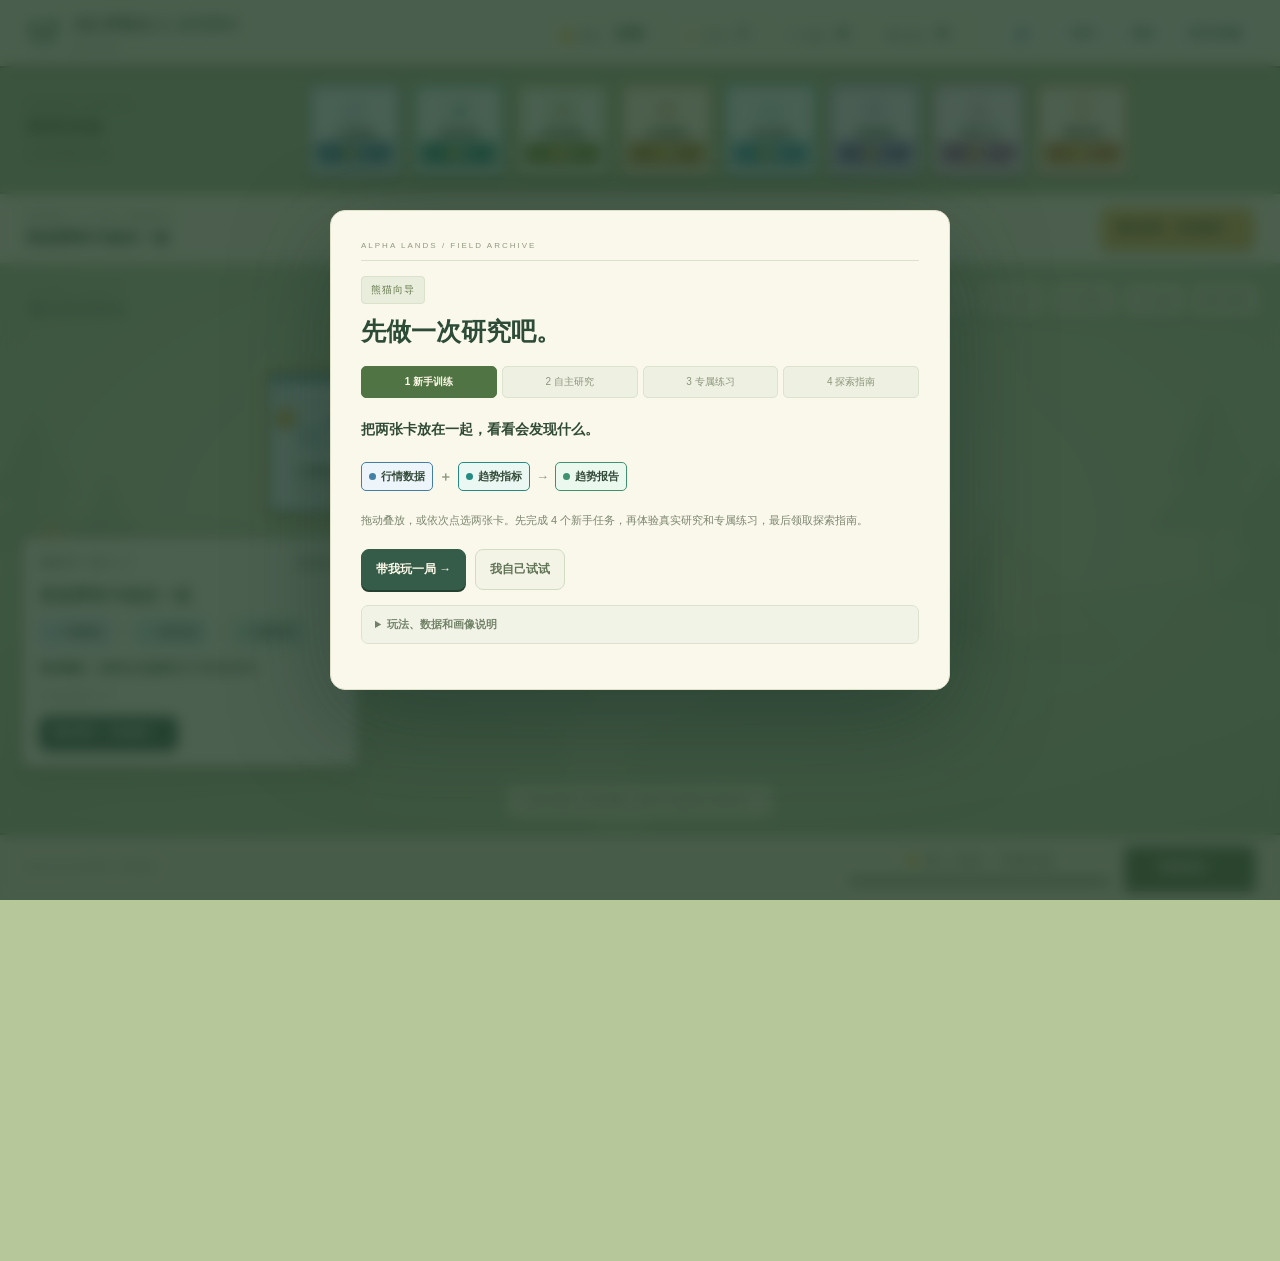
<file: index.html>
<!doctype html>
<html lang="zh-CN"><head><meta charset="utf-8"><meta name="viewport" content="width=device-width,initial-scale=1"><meta http-equiv="refresh" content="0;url=alpha_lands/"><title>Alpha Lands · 量化大陆</title></head><body><p><a href="alpha_lands/">进入 Alpha Lands · 量化大陆</a></p></body></html>
</file>
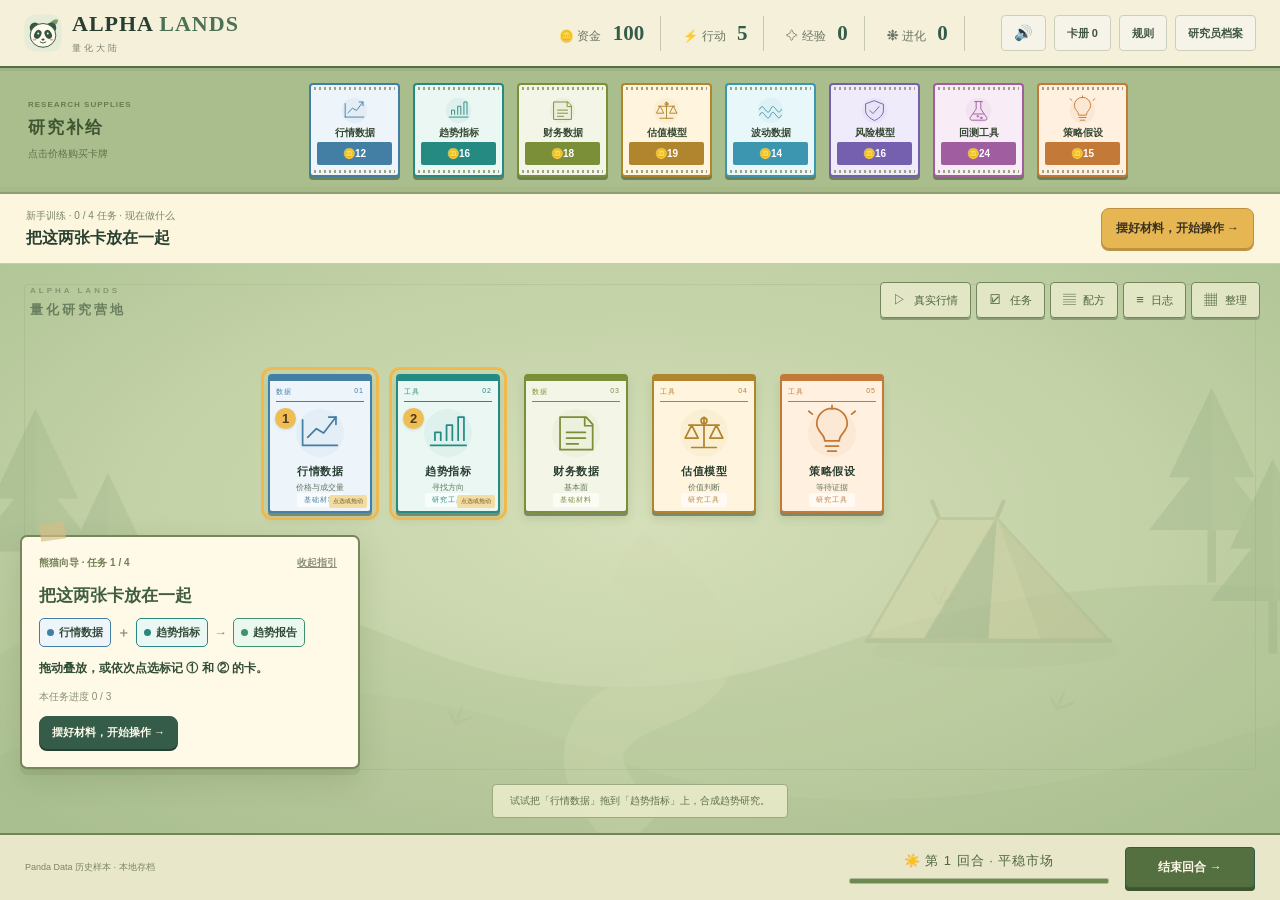
<file: alpha_lands/index.html>
<!DOCTYPE html>
<html lang="zh-CN"><head><meta charset="UTF-8"><meta name="viewport" content="width=device-width,initial-scale=1"><title>Alpha Lands · 量化大陆</title><style>


:root{--bg:#101c19;--panel:#172a24;--panel2:#203a30;--green:#b9e98b;--cream:#f5f0d8;--muted:#9fb4a7;--gold:#f0bf73;--red:#ef987d;--line:#3a5648}*{box-sizing:border-box}html,body{margin:0;min-height:100%;font-family:Nunito,'Microsoft YaHei',sans-serif;color:var(--cream);background:var(--bg)}button{font:inherit;cursor:pointer}button:disabled{opacity:.4;cursor:not-allowed}.app{max-width:1550px;margin:auto;min-height:100vh;display:grid;grid-template-rows:auto 1fr auto}.top{display:flex;align-items:center;justify-content:space-between;gap:15px;padding:14px 20px;border-bottom:1px solid var(--line);background:#14231e;flex-wrap:wrap}.logo{font-size:24px;font-weight:900;letter-spacing:.4px}.logo b{color:var(--green)}.logo small{display:block;font-size:10px;letter-spacing:3px;color:var(--muted);font-weight:700}.stats{display:flex;gap:9px;flex-wrap:wrap}.pill{padding:8px 12px;border:1px solid #45644f;border-radius:14px;background:#223c30;font-size:13px}.pill strong{color:var(--green);margin-left:7px}.top-actions{display:flex;gap:8px}.btn{background:var(--green);color:#18281d;border:0;border-radius:12px;padding:10px 13px;font-weight:900}.btn.secondary{background:#294538;color:var(--cream);border:1px solid #57715d}.btn.warn{background:#734338;color:#fff}.main{display:grid;grid-template-columns:255px minmax(340px,1fr) 285px;min-height:690px}.sidebar{background:#162920;border-right:1px solid var(--line);padding:17px;overflow:auto}.right{border-right:0;border-left:1px solid var(--line)}h2{font-size:15px;margin:6px 0 12px;color:#e7ebcb}h3{font-size:13px;margin:15px 0 8px;color:var(--green)}p{line-height:1.5}.micro{color:var(--muted);font-size:12px;line-height:1.5}.quest{border:1px solid #486751;background:#213b30;border-radius:14px;padding:13px;margin-bottom:12px}.quest strong{color:var(--gold)}.progress{height:8px;border-radius:5px;background:#0e221a;margin:10px 0;overflow:hidden}.progress span{display:block;height:100%;background:var(--green);transition:.3s}.recipes{display:grid;gap:7px}.recipe{font-size:12px;padding:10px;border-radius:11px;background:#20392d;border:1px solid #385645;display:flex;flex-direction:column;gap:3px}.recipe small{color:var(--muted)}.recipe .ready{color:var(--green)}.board-wrap{position:relative;overflow:hidden;background-color:#263f32;background-image:radial-gradient(#3e5945 1.3px,transparent 1.3px),radial-gradient(circle at 50% 30%,#36553e 0,#243c30 70%);background-size:25px 25px,100% 100%;min-height:690px}.board-title{position:absolute;top:17px;left:20px;pointer-events:none;z-index:2}.board-title h1{font-size:25px;margin:0}.board-title span{font-size:12px;color:#d2d8bc}.round{position:absolute;right:18px;top:17px;background:#193326de;padding:8px 13px;border-radius:12px;border:1px solid #6d9569;z-index:3;font-size:13px}.board{position:absolute;inset:0;touch-action:none}.card{position:absolute;width:104px;height:139px;border-radius:13px;border:3px solid #e8d7a9;box-shadow:0 7px 0 #132820aa,0 12px 22px #0b201988;background:#f3e6c8;color:#2a392d;cursor:grab;display:flex;flex-direction:column;align-items:center;padding:7px 6px 6px;user-select:none;touch-action:none;transition:box-shadow .15s}.card:active{cursor:grabbing}.card .symbol{font-size:37px;margin-top:5px;filter:drop-shadow(0 2px #fff8)}.card .name{font-size:12px;font-weight:900;text-align:center;margin-top:8px}.card .tag{font-size:10px;color:#6a6b53}.card .cost{margin-top:auto;font-size:10px;background:#d3c79d;padding:2px 5px;border-radius:7px}.card.data{border-color:#8bb5db}.card.tool{border-color:#d8a4e6}.card.result{border-color:#f3c876;background:#fff0c9}.card.animal{border-color:#ace8a1;background:#e6f3cf}.card.selected{outline:4px solid var(--green);transform:translateY(-5px)}a.resource{display:block;color:var(--green);padding:12px;border:1px solid var(--line);border-radius:10px;margin:8px 0}button:focus-visible,.card:focus-visible{outline:3px solid var(--gold)}.card.dragging{z-index:1000!important;box-shadow:0 14px 30px #0c1917a8;transform:rotate(2deg) scale(1.04)}.card.target{outline:4px solid #baff79}.tipbar{position:absolute;bottom:12px;left:14px;right:14px;background:#10271fdc;border:1px solid #5b8265;border-radius:13px;padding:10px 14px;font-size:12px;z-index:2;pointer-events:none}.shopitem{border:1px solid #425c48;background:#223b30;border-radius:13px;padding:10px;margin-bottom:8px;display:flex;align-items:center;gap:8px}.shopitem .ico{font-size:25px}.shopitem .detail{flex:1;font-size:12px}.shopitem .detail strong{display:block}.shopitem button{background:var(--gold);border:0;border-radius:8px;padding:6px 8px;font-weight:900;color:#332819;font-size:11px}.feed{max-height:180px;overflow:auto;font-size:12px;line-height:1.4;color:#c1d1c1}.feed div{padding:7px 0;border-bottom:1px dashed #405848}.feed time{color:var(--green);margin-right:5px}.bottom{border-top:1px solid var(--line);display:flex;gap:12px;align-items:center;justify-content:space-between;padding:11px 18px;background:#162920;font-size:12px;color:#a9bcae}.overlay{position:fixed;inset:0;background:#07120edb;z-index:5000;display:flex;align-items:center;justify-content:center;padding:18px}.modal{background:#1d3229;border:1px solid #6c936e;box-shadow:0 25px 100px #0009;border-radius:22px;padding:25px;max-width:620px;width:100%;max-height:90vh;overflow:auto}.modal h1{margin:0 0 8px;color:var(--green);font-size:27px}.modal h2{color:var(--cream);font-size:19px}.modal p{color:#c4d5c8;font-size:14px}.modal .badge{display:inline-block;border-radius:9px;background:#334e38;color:#dfeba9;font-size:12px;padding:6px 9px}.modal .actions{display:flex;gap:9px;flex-wrap:wrap;margin-top:18px}.hidden{display:none!important}.choice{padding:13px;margin:8px 0;border:1px solid #65795b;border-radius:12px;background:#2a4435;cursor:pointer;text-align:left;width:100%;color:white}.choice:hover{border-color:#b4e98c;background:#365440}.profile-grid{display:grid;grid-template-columns:1fr 1fr;gap:8px}.profile-cell{border:1px solid #55755a;background:#294232;border-radius:11px;padding:9px;font-size:12px}.meter{height:7px;background:#1a2c23;border-radius:5px;overflow:hidden;margin-top:5px}.meter>span{height:100%;background:#a6d785;display:block}.highlight{color:var(--gold);font-weight:bold}.empty-note{color:#a4b7a7;font-size:12px;text-align:center;padding:10px}@media(max-width:1100px){.main{grid-template-columns:200px minmax(340px,1fr) 220px}.sidebar{padding:11px}.card{width:94px;height:126px}}@media(max-width:760px){.main{grid-template-columns:1fr;display:flex;flex-direction:column}.sidebar{border:0;border-bottom:1px solid var(--line)}.left{order:2}.board-wrap{order:1;min-height:520px}.right{order:3}.board{height:520px}.top{padding:12px}.logo{font-size:19px}.card{width:83px;height:111px;padding:4px}.card .symbol{font-size:29px;margin-top:3px}.card .name{font-size:10px;margin-top:5px}.card .tag,.card .cost{font-size:9px}.recipes{grid-template-columns:1fr 1fr}.bottom{flex-direction:column;align-items:flex-start}.board-title h1{font-size:19px}.round{top:54px;right:10px}.profile-grid{grid-template-columns:1fr 1fr}}
</style><link rel="stylesheet" href="theme.css"><link rel="stylesheet" href="table-layout.css"><link rel="stylesheet" href="play-clarity.css"><link rel="stylesheet" href="rewards.css"></head><body>
<div class="app">
<header class="top"><div class="logo"><img src="assets/panda.svg" alt="" class="brand-mark"><span>ALPHA <b>LANDS</b><small>量化大陆</small></span></div><div class="stats"><span class="pill">🪙 资金 <strong id="money">100</strong></span><span class="pill">⚡ 行动 <strong id="energy">5</strong></span><span class="pill">✧ 经验 <strong id="xp">0</strong></span><span class="pill">❋ 进化 <strong id="evo">0</strong></span></div><div class="top-actions"><button class="btn secondary sound-toggle" id="soundBtn" aria-label="切换音效" title="音效开关">🔊</button><button class="btn secondary" id="collectionBtn">卡册</button><button class="btn secondary" id="guideBtn">规则</button><button class="btn secondary" id="profileBtn">研究员档案</button></div></header>
<div class="main" id="gameTable">
<section class="pack-rack" aria-label="补给卡牌"><div class="rack-label"><span class="eyebrow">RESEARCH SUPPLIES</span><strong>研究补给</strong><small>点击价格购买卡牌</small></div><div id="shop"></div></section>
<section class="mission-bar" id="missionBar" aria-live="polite"></section>
<section class="board-wrap"><div class="board-title"><span class="eyebrow">ALPHA LANDS</span><h1>量化研究营地</h1></div><div class="camp-landscape" aria-hidden="true"></div><div class="camp-station" id="campStation">BASE CAMP · 初始营地</div><div class="board" id="board" aria-label="卡牌研究桌面"></div><div class="tipbar" id="tip">试试把「行情数据」拖到「趋势指标」上，合成趋势研究。</div></section>
<section id="tutorial" class="tutorial hidden" aria-label="新手指引" aria-live="polite"></section><nav class="table-tabs" aria-label="桌面工具"><button id="realDataBtn">▷ <span>真实行情</span></button><button data-panel="tasks" aria-expanded="false">☑ <span>任务</span></button><button data-panel="recipes" aria-expanded="false">▤ <span>配方</span></button><button data-panel="journal" aria-expanded="false">≡ <span>日志</span></button><button id="arrangeBtn">▦ <span>整理</span></button></nav>
<aside class="sidebar left" aria-label="研究手册"><button class="panel-close" data-dismiss aria-label="关闭研究手册">×</button><div class="task-section"><h2><span class="eyebrow">QUESTS</span>新手任务</h2><div class="quest"><strong>完成这 4 步，开始自主研究</strong><p class="micro">点「带我完成」，跟着亮起的卡牌操作。</p><div class="progress"><span id="progressbar"></span></div><div id="milestones" class="micro"></div><div class="micro" id="questCount">已完成 0 / 3</div><button class="btn" id="finishBtn" disabled>揭晓交易物种</button></div><button class="btn secondary" id="challengeBtn">研究判断实验室</button></div><div class="recipe-section"><h2><span class="eyebrow">IDEAS & RECIPES</span>研究配方</h2><div class="recipes" id="recipes"></div><p class="micro">拖动堆叠，或依次点选两张卡牌合成。每次消耗 1 行动力。</p></div></aside>
<aside class="sidebar right" aria-label="研究日志"><button class="panel-close" data-dismiss aria-label="关闭日志">×</button><h2><span class="eyebrow">JOURNAL</span>研究日志</h2><div class="feed" id="feed"></div></aside>
</div>
<footer class="table-footer"><span class="simulation-label">Panda Data 历史样本 · 本地存档</span><div class="round-control"><div class="round" id="roundLabel">第 1 回合 · 平稳市场</div><div class="energy-track" aria-hidden="true"><span id="energyTrack"></span></div></div><button class="btn" id="nextBtn">结束回合 →</button></footer><div class="bottom">历史挑战使用 Panda Data · 其余市场事件为模拟 · 不构成投资建议</div>
</div>
<div class="overlay" id="modal"><div class="modal" id="modalContent"></div></div>
<script src="data/pandadata_daily.js"></script>
<script src="market-engine.js"></script>
<script src="research-profile.js"></script>
<script src="learning-resources.js"></script>
<script src="mission-guide.js"></script>
<script src="game-feedback.js"></script>
<script src="achievement-cards.js"></script>
<script>
(()=>{'use strict';
const catalog={market:{name:'行情数据',icon:'📈',type:'data',desc:'价格与成交量'},trend:{name:'趋势指标',icon:'📊',type:'tool',desc:'寻找方向'},fund:{name:'财务数据',icon:'📚',type:'data',desc:'基本面'},value:{name:'估值模型',icon:'⚖️',type:'tool',desc:'价值判断'},vol:{name:'波动数据',icon:'🌊',type:'data',desc:'市场波动'},risk:{name:'风险模型',icon:'🛡️',type:'tool',desc:'控制风险'},backtest:{name:'回测工具',icon:'🧪',type:'tool',desc:'检验假设'},hyp:{name:'策略假设',icon:'💡',type:'tool',desc:'等待证据'},trendReport:{name:'趋势报告',icon:'🐆',type:'result',desc:'捕捉趋势'},valueReport:{name:'价值报告',icon:'🐘',type:'result',desc:'长期观察'},riskReport:{name:'风险报告',icon:'🦉',type:'result',desc:'防御与复盘'},factorReport:{name:'因子报告',icon:'🦊',type:'result',desc:'假设验证'},tested:{name:'验证策略',icon:'🏅',type:'result',desc:'完成研究闭环'},insight:{name:'洞察笔记',icon:'🔍',type:'result',desc:'新的观察'}};
function art(key){const paths={market:'<path d="M18 57V22M18 57h48M25 46l12-12 10 6 17-22"/><path d="M54 18h10v10"/>',trend:'<path d="M18 57h49M24 50V39h8v11m8 0V29h8v21m8 0V18h8v32"/>',fund:'<path d="M20 18h36l9 10v35H20zM54 18v12h11M29 39h26M29 47h26M29 55h16"/>',value:'<path d="M42 18v42M25 60h34M21 29h42M25 29l-9 18h18zM59 29l-9 18h18z"/><circle cx="42" cy="23" r="4"/>',vol:'<path d="M14 37c10-25 18 25 28 0s18 25 28 0M14 52c10-25 18 25 28 0s18 25 28 0"/>',risk:'<path d="M42 15l23 9v17c0 15-23 25-23 25S19 56 19 41V24zM30 40l8 8 16-18"/>',backtest:'<path d="M32 17h20M36 17v19L21 58q-3 7 5 7h32q8 0 5-7L48 36V17M29 49h26"/><circle cx="40" cy="55" r="2"/><circle cx="49" cy="59" r="2"/>',hyp:'<path d="M32 51c0-10-11-12-11-24a21 21 0 0142 0c0 12-11 14-11 24zM33 58h18M36 65h12M42 7V2M15 14l-5-4M69 14l5-4"/>',report:'<path d="M22 15h31l10 11v40H22zM51 15v13h12M30 48l7-8 8 4 10-10M30 56h17"/><circle cx="58" cy="58" r="12" fill="#e8c57b"/><path d="M52 58l4 4 7-8"/>'};return `<svg viewBox="0 0 84 80" fill="none" stroke="currentColor" stroke-width="2.4" stroke-linecap="round" stroke-linejoin="round" aria-hidden="true"><circle cx="42" cy="40" r="33" fill="currentColor" opacity=".06" stroke="none"/>${paths[key]||paths.report}</svg>`}
const recipes=[{a:'market',b:'trend',out:'trendReport',score:'cheetah',text:'📈 行情数据 + 趋势指标 → 趋势报告'},{a:'fund',b:'value',out:'valueReport',score:'elephant',text:'📚 财务数据 + 估值模型 → 价值报告'},{a:'vol',b:'risk',out:'riskReport',score:'owl',text:'🌊 波动数据 + 风险模型 → 风险报告'},{a:'market',b:'hyp',out:'factorReport',score:'fox',text:'📈 行情数据 + 策略假设 → 因子报告'},{a:'trendReport',b:'backtest',out:'tested',score:'fox',text:'🐆 趋势报告 + 回测工具 → 验证策略'},{a:'valueReport',b:'backtest',out:'tested',score:'fox',text:'🐘 价值报告 + 回测工具 → 验证策略'},{a:'factorReport',b:'backtest',out:'tested',score:'fox',text:'🦊 因子报告 + 回测工具 → 验证策略'},{a:'riskReport',b:'backtest',out:'tested',score:'owl',text:'🦉 风险报告 + 回测工具 → 验证策略'},{a:'tested',b:'risk',out:'riskReport',score:'owl',text:'🏅 验证策略 + 风险模型 → 风险报告'},{a:'insight',b:'market',out:'hyp',score:'fox',text:'🔍 洞察笔记 + 行情数据 → 策略假设'}];
const shop=[['market',12],['trend',16],['fund',18],['value',19],['vol',14],['risk',16],['backtest',24],['hyp',15]];
const profiles={cheetah:{name:'猎豹',title:'趋势追踪者',icon:'🐆',desc:'你倾向于从价格变化和动量信号中寻找研究机会。',path:'探索趋势信号、移动平均线与时间序列分析。',task:'选取一段历史行情，比较 5 日与 20 日均线信号的表现。'},fox:{name:'狐狸',title:'假设探索者',icon:'🦊',desc:'你愿意提出假设、寻找证据并用回测进行检验。',path:'探索因子研究、数据清洗、策略验证与过拟合问题。',task:'提出一个简单动量因子，观察样本内与样本外的表现差异。'},elephant:{name:'大象',title:'长期布局者',icon:'🐘',desc:'你更关注长期信息、基本面与估值推理。',path:'探索财务数据、估值因子与长期投资研究。',task:'选择一个估值指标，研究其与未来历史回报的相关性。'},owl:{name:'猫头鹰',title:'风险守望者',icon:'🦉',desc:'你优先考虑波动、回撤和研究结论的不确定性。',path:'探索波动率、最大回撤、风险预算与压力测试。',task:'对一项策略计算最大回撤，并比较加入风险规则前后的变化。'}};
const initial=()=>({money:100,energy:5,xp:0,evo:0,round:1,market:'平稳市场',cards:[{id:1,key:'market',x:120,y:205},{id:2,key:'trend',x:255,y:200},{id:3,key:'fund',x:390,y:230},{id:4,key:'value',x:115,y:370},{id:5,key:'hyp',x:290,y:375}],nextId:6,scores:{cheetah:0,fox:0,elephant:0,owl:0},behavior:{research:0,validated:0,events:0,exploration:0},done:[],log:['欢迎进入 Alpha Lands！先合成研究报告。'],seenWelcome:false,finished:false});
const demoMode=typeof location!=='undefined'&&new URLSearchParams(location.search).get('demo')==='1';
let state;try{state=demoMode?initial():JSON.parse(localStorage.getItem('alphaLandsSaveV2'))||initial();if(!Array.isArray(state.cards)||!state.scores)state=initial()}catch{state=initial()}
// Extend existing saves without losing the player's research.
state.evidence ||= []; state.challenge ||= {attempts:0,passed:false}; state.nextTask ||= {status:'new'};
state.learning ||= {};state.realResearch ||= {};state.pendingEvent ??= null;state.tutorial ||= {status:'active',recipesSeen:false};
let collection={};if(!demoMode)try{const saved=JSON.parse(localStorage.getItem('alphaLandsCardsV1'))||{};for(const key of Object.keys(window.AlphaCards.catalog))if(saved[key]?.acquired)collection[key]={acquired:true,opened:Boolean(saved[key].opened)}}catch{}
function saveCollection(){if(demoMode)return;try{localStorage.setItem('alphaLandsCardsV1',JSON.stringify(collection))}catch{}}
function updateCollectionButton(){$('#collectionBtn').textContent='卡册 '+Object.keys(collection).length}
const eligible=()=>state.done.length>=3 && state.behavior.validated>0 && state.behavior.events>0 && state.challenge.passed;
function record(type,detail){state.evidence.push({type,detail,guided:state.tutorial.status==='active'&&['combine','purchase'].includes(type),round:state.round,money:state.money,energy:state.energy,available:shop.filter(([,cost])=>cost<=state.money).map(([key])=>key),inventory:state.cards.map(c=>c.key)});state.evidence=state.evidence.slice(-200)}
const $=s=>document.querySelector(s), modal=$('#modal'), content=$('#modalContent'), board=$('#board');function save(){if(demoMode)return;try{localStorage.setItem('alphaLandsSaveV2',JSON.stringify(state))}catch{}}function escapeHTML(v){return String(v).replace(/[&<>"']/g,c=>({'&':'&amp;','<':'&lt;','>':'&gt;','"':'&quot;',"'":'&#39;'}[c]))}
function log(m){state.log.unshift(m);state.log=state.log.slice(0,35)}function notify(m){$('#tip').textContent=m}
function add(key,x,y){let rect=board.getBoundingClientRect();if(!rect.width)rect={width:window.innerWidth<=760?window.innerWidth:700,height:580};state.cards.push({id:state.nextId++,key,x:Math.max(6,Math.min(x,Math.max(6,rect.width-110))),y:Math.max(95,Math.min(y,Math.max(95,rect.height-155)))});}
function draw(){save();updateCollectionButton();$('#money').textContent=state.money;$('#energy').textContent=state.energy;$('#energyTrack').style.width=(state.energy/5*100)+'%';$('#xp').textContent=state.xp;$('#evo').textContent=state.evo;$('#campStation').textContent=state.behavior.validated?'RESEARCH LAB · 验证实验室已建立':state.done.length?'OBSERVATORY · 研究观测站已建立':'BASE CAMP · 初始营地';$('#roundLabel').textContent=`☀️ 第 ${state.round} 回合 · ${state.market}`;$('#questCount').textContent=`已完成 ${Math.min(state.done.length,3)} / 3 种研究成果`;$('#progressbar').style.width=window.AlphaGuide.goals(state).filter(g=>g.done).length/4*100+'%';$('#finishBtn').disabled=!eligible();$('#milestones').innerHTML=renderGoals();$('#questCount').textContent='已完成 '+window.AlphaGuide.goals(state).filter(g=>g.done).length+' / 4 个任务';$('#finishBtn').textContent=eligible()?journey().button:'完成四项后继续 →';$('#shop').innerHTML=shop.map(([key,cost])=>`<div class="shopitem" data-key="${key}"><span class="ico">${art(key)}</span><span class="detail"><strong>${catalog[key].name}</strong><span class="micro">${catalog[key].desc}</span></span><button data-buy="${key}" ${state.money<cost?'disabled':''}>🪙${cost}</button></div>`).join('');$('#recipes').innerHTML=recipes.map(r=>`<div class="recipe"><div class="recipe-equation">${cardToken(r.a)}<b>＋</b>${cardToken(r.b)}<b>→</b>${cardToken(r.out)}</div><small class="${state.cards.some(c=>c.key===r.a)&&state.cards.some(c=>c.key===r.b)?'ready':''}">${state.cards.some(c=>c.key===r.a)&&state.cards.some(c=>c.key===r.b)?'✓ 材料齐了，点选这两张卡':'缺材料？到顶部补给栏购买'}</small></div>`).join('');$('#feed').innerHTML=state.log.map((e,i)=>`<div><time>·</time>${escapeHTML(e)}</div>`).join('');renderCards();updateTutorial()}
let selected=null;let drag=null;function selectCard(c){if(selected===null){selected=c.id;notify('已选择「'+catalog[c.key].name+'」，再点一张卡牌合成。');renderCards();return}let a=state.cards.find(x=>x.id===selected);selected=null;if(a&&a.id!==c.id)combine(a,c);else draw()}function renderCards(){board.innerHTML='';state.cards.forEach((c,i)=>{const def=catalog[c.key];if(!def)return;const cw=window.innerWidth<=760?83:window.innerWidth<=1100?94:104;const ch=window.innerWidth<=760?111:window.innerWidth<=1100?126:139;if(board.clientWidth>0){c.x=Math.max(4,Math.min(c.x,board.clientWidth-cw-4));c.y=Math.max(100,Math.min(c.y,board.clientHeight-ch-65));}let el=document.createElement('div');el.className='card '+def.type+(selected===c.id?' selected':'');el.tabIndex=0;el.setAttribute('role','button');el.setAttribute('aria-label',def.name+'，'+def.desc);el.addEventListener('keydown',e=>{if(e.key==='Enter'||e.key===' '){e.preventDefault();selectCard(c)}});el.style.left=c.x+'px';el.style.top=c.y+'px';el.style.zIndex=i+1;el.dataset.id=c.id;el.dataset.key=c.key;el.innerHTML=`<div class="card-index">${def.type==='data'?'数据':def.type==='tool'?'工具':'成果'} <span>${String(c.id).padStart(2,'0')}</span></div><div class="symbol">${art(c.key)}</div><div class="name">${def.name}</div><div class="tag">${def.desc}</div><div class="cost">${def.type==='result'?'研究成果':def.type==='data'?'基础材料':'研究工具'}</div>`;el.addEventListener('pointerdown',e=>{if(e.button!==0)return; e.preventDefault();let r=board.getBoundingClientRect();drag={id:c.id,offsetX:e.clientX-r.left-c.x,offsetY:e.clientY-r.top-c.y,startX:e.clientX,startY:e.clientY};el.setPointerCapture(e.pointerId);el.classList.add('dragging')});el.addEventListener('pointermove',e=>{if(!drag||drag.id!==c.id)return;let r=board.getBoundingClientRect();c.x=Math.max(0,Math.min(r.width-el.offsetWidth,e.clientX-r.left-drag.offsetX));c.y=Math.max(100,Math.min(r.height-el.offsetHeight,e.clientY-r.top-drag.offsetY));el.style.left=c.x+'px';el.style.top=c.y+'px';let hit=targetFor(c);board.querySelectorAll('.card.target').forEach(n=>n.classList.remove('target'));if(hit)board.querySelector(`[data-id="${hit.id}"]`)?.classList.add('target')});el.addEventListener('pointerup',e=>{if(!drag||drag.id!==c.id)return;let moved=Math.hypot(e.clientX-drag.startX,e.clientY-drag.startY)>8;drag=null;el.classList.remove('dragging');if(!moved){selectCard(c);return}selected=null;let hit=targetFor(c);if(hit)combine(c,hit);else draw()});el.addEventListener('pointercancel',()=>{drag=null;draw()});board.appendChild(el)});highlightTutorial()}
function targetFor(a){const valid=b=>recipes.some(r=>(r.a===a.key&&r.b===b.key)||(r.b===a.key&&r.a===b.key));return state.cards.filter(b=>b.id!==a.id&&Math.abs(b.x-a.x)<70&&Math.abs(b.y-a.y)<95).sort((b,c)=>Number(valid(c))-Number(valid(b))||Math.hypot(b.x-a.x,b.y-a.y)-Math.hypot(c.x-a.x,c.y-a.y))[0]}
function combine(a,b){let r=recipes.find(r=>(r.a===a.key&&r.b===b.key)||(r.b===a.key&&r.a===b.key));if(!r){notify('🧩 这两张卡不能合成。点击「配方」查看组合。');draw();return}if(state.energy<1){notify('⚡ 行动力不足！点击结束回合，恢复行动力。');draw();return}record('combine',{inputs:[a.key,b.key],output:r.out});state.cards=state.cards.filter(c=>c.id!==a.id&&c.id!==b.id);add(r.out,(a.x+b.x)/2,(a.y+b.y)/2);state.energy--;state.xp+=15;state.money+=8;if(state.tutorial.status!=='active')state.scores[r.score]+=3;state.behavior.research++;if(r.out==='tested'){if(state.tutorial.status!=='active')state.scores.fox+=1;state.behavior.validated++;state.evo+=2}else{state.evo++}if(!state.done.includes(r.out)&&['trendReport','valueReport','factorReport','riskReport','tested'].includes(r.out))state.done.push(r.out);log(`合成 ${catalog[r.out].name} · +15经验 +8资金`);notify(`✨ 研究成功！获得「${catalog[r.out].name}」。研究记录已更新。`);draw();window.AlphaFeedback.celebrate(board.querySelector(`[data-id="${state.nextId-1}"]`),'combine');if(eligible()&&!state.finished){showModal(`<span class="badge">🎉 研究阶段完成</span><h1>新手训练已完成！</h1><p>四个基础任务已完成。接下来选一条真实行情路线，做一次自主判断。</p><div class="actions"><button class="btn" onclick="window.ALP.close()">继续研究</button><button class="btn" onclick="window.ALP.continueJourney()">开始自主研究 →</button></div>`);}}
function buy(key){const item=shop.find(i=>i[0]===key);if(!item||state.money<item[1])return;record('purchase',{key,cost:item[1]});state.money-=item[1];state.behavior.exploration++;let w=board.clientWidth||window.innerWidth,h=board.clientHeight||580;let place={x:Math.max(12,Math.random()*(w-125)),y:Math.max(130,130+Math.random()*(h-310))};add(key,place.x,place.y);log(`采购 ${catalog[key].name} · -${item[1]}资金`);notify('📦 新卡已出现在研究营地，可拖拽合成。');draw();if(state.tutorial.status==='active'&&guidePlan().type==='combine')tutorialAction()}
const events=[{name:'突然放量',intro:'一段行情出现连续放量上涨。你更愿意怎样开始研究？',choices:[['优先查看趋势信号，快速建立观察清单','cheetah'],['检查多个指标并提出验证假设','fox'],['查看长期财务背景和估值变化','elephant'],['先衡量异常波动与潜在风险','owl']]},{name:'市场急跌',intro:'一轮模拟市场突然出现大幅回撤，研究资源有限。',choices:[['寻找价格企稳后的新趋势','cheetah'],['重新检查原研究假设是否成立','fox'],['比较长期估值是否出现明显偏离','elephant'],['暂停扩张，优先进行压力测试','owl']]},{name:'策略失效',intro:'你之前的研究策略在一个新时期表现变差了。',choices:[['换一组信号观察是否出现新趋势','cheetah'],['做样本外验证，排查过拟合','fox'],['延长研究窗口，观察长期规律','elephant'],['分析回撤并加入风险约束','owl']]},{name:'数据宝箱',intro:'发现一份新的市场数据，研究时间只够完成一个任务。',choices:[['制作趋势观察报告','cheetah'],['构建并验证新因子假设','fox'],['开展财务与估值比较','elephant'],['制作波动率与回撤分析','owl']]}];
function next(){if(state.pendingEvent!==null){showEvent();return}state.round++;state.energy=5;state.money+=18;state.pendingEvent=(state.round-2)%events.length;state.market=events[state.pendingEvent].name;log(`进入第 ${state.round} 回合：${state.market}，补给 +18 资金`);draw();showEvent()}
function showEvent(){const ev=events[state.pendingEvent];showModal(`<span class="badge">市场情景 · 模拟事件</span><h1>${ev.name}</h1><p>${ev.intro}</p><p class="action-lead">你会先做哪一件事？</p>${ev.choices.map((c,i)=>`<button class="choice" data-choice="${i}">${c[0]}</button>`).join('')}`);content.querySelectorAll('[data-choice]').forEach(btn=>btn.onclick=()=>{let [label,kind]=ev.choices[Number(btn.dataset.choice)];record('event',{event:ev.name,choice:label,kind});state.scores[kind]+=2;state.behavior.events++;state.evo++;state.xp+=8;state.pendingEvent=null;log(`市场事件「${ev.name}」：${label}`);close();draw()})}
function challenge(){showModal(`<span class="badge">知识检验 · 与玩法熟练度分开记录</span><h1>漂亮的回测，可靠吗？</h1><p>同一段历史反复调参后，收益很漂亮。<strong>下一步怎样验证？</strong></p>${['继续调参，直到这段历史收益更高','固定参数，在未参与调参的样本外数据上检验，并计入成本','直接扩大模拟资金，因为收益已经足够高'].map((x,i)=>`<button class="choice" data-answer="${i}">${x}</button>`).join('')}`);content.querySelectorAll('[data-answer]').forEach(btn=>btn.onclick=()=>{const ok=btn.dataset.answer==='1';record('knowledge',{answer:Number(btn.dataset.answer),correct:ok});state.challenge.attempts++;state.challenge.passed ||= ok;draw();showModal(`<span class="badge">${ok?'✓ 检验通过':'再想一步'}</span><h1>${ok?'让假设面对新证据':'历史拟合不等于有效策略'}</h1><p><strong>先固定规则，再用没参与调参的数据检验。</strong><br><span class="support-copy">还要考虑成本与回撤；答对这题不代表掌握量化研究。</span></p><div class="actions"><button class="btn" onclick="window.ALP.close()">返回研究</button>${ok?'':'<button class="btn secondary" onclick="window.ALP.challenge()">再试一次</button>'}</div>`);})}
function assessment(){return window.AlphaProfile.evaluate(state.evidence,recipes)}
function winner(){return assessment().kind||'fox'}
function recommendation(){const a=assessment();const mistakes=state.evidence.filter(e=>e.type==='real_research'&&!e.detail.correct);const last=mistakes.at(-1);const useCost=a.status!=='insufficient'&&(last?last.detail.kind:a.kind)==='owl';return {resource:useCost?'audit':'bias',exercise:useCost?'cost':'split',next:state.learning[useCost?'cost':'split']?.passed?'research':'learning',reason:last?'最近一次真实数据判断需要巩固，先做针对性的学习练习。':a.status==='insufficient'?'自主证据还不足，先完成通用验证练习，暂不推断你偏好某条路线。':useCost?'你在不同情景里关注风险，因此推荐核查成本与研究假设。':'你的研究线索适合进一步检验样本隔离与固定假设。'}}
function journey(){const rec=recommendation(),trained=eligible(),researched=Object.keys(state.realResearch).length>0,learned=Boolean(state.learning[rec.exercise]?.passed);const stage=state.endingSnapshot?'done':!trained?'training':!researched?'research':!learned?'learning':'done';const stages={training:{number:1,name:'新手训练',title:'先完成 4 个基础任务',button:'继续新手任务 →'},research:{number:2,name:'自主研究',title:'训练完成，接下来做一次真实研究',button:'开始自主研究 →'},learning:{number:3,name:'专属练习',title:'研究完成，最后做一个匹配练习',button:'完成最后一个练习 →'},done:{number:4,name:'探索指南',title:'本轮完成，你的探索指南已就绪',button:'查看本轮结果 →'}};return {stage,trained,researched,learned,...stages[stage]}}
function journeyTrack(){const j=journey();return `<div class="journey-track" aria-label="体验阶段">${['新手训练','自主研究','专属练习','探索指南'].map((name,i)=>`<span class="${i+1<j.number?'is-past':i+1===j.number?'is-active':''}">${i+1<j.number?'✓':i+1} ${name}</span>`).join('')}</div>`}
function continueJourney(){const j=journey();if(j.stage==='training'){const first=window.AlphaGuide.goals(state).find(g=>!g.done);guideGoal(first.id);return}state.finished=true;save();if(j.stage==='research'){showModal(`<span class="badge">✓ 新手训练完成</span><h1>接下来，自己做一次研究。</h1>${journeyTrack()}<p class="action-lead">不用继续刷合成。选一条真实行情路线，做一次自己的判断。</p><div class="journey-steps"><span>选方向</span><b>→</b><span>看历史</span><b>→</b><span>做判断</span><b>→</b><span>看结果</span></div><p class="support-copy">完成后再做一个匹配练习，就能领取本轮探索指南。研究路线没有标准偏好，不用猜哪种物种更好。</p><div class="actions"><button class="btn" onclick="window.ALP.realMenu()">选一个研究方向 →</button><button class="btn secondary" onclick="window.ALP.close()">稍后继续</button></div>`);return}if(j.stage==='learning'){learningTask();return}ending()}
function ending(){if(journey().stage!=='done'){continueJourney();return}if(!state.endingSnapshot){const a=assessment(),rec=recommendation();state.endingSnapshot={assessment:JSON.parse(JSON.stringify(a)),recommendation:{...rec},realCount:Object.keys(state.realResearch).length,learning:rec.exercise};state.finished=true;save()}renderJourneyBar();const snap=state.endingSnapshot,a=snap.assessment,rec=snap.recommendation,p=profiles[a.kind||'fox'],res=window.AlphaResources[rec.resource];const award=grantCard(snap);const label=a.status==='supported'?p.icon+' '+p.name+' · '+p.title:a.status==='mixed'?'🌿 多路线探索者':'🌱 初步探索者';showModal(`<span class="badge">✓ 本轮体验完成 · 已保存到本机</span><h1>这一趟，你有了自己的探索指南。</h1>${journeyTrack()}${rewardTeaser(award.key)}<details class="ending-analysis"><summary>查看本轮研究倾向</summary><div class="ending-card"><span class="ending-overline">你的研究倾向</span><h2>${label}</h2><p>${a.status==='supported'?p.desc:a.status==='mixed'?'你尝试了不同研究方式，暂时不必归为一种物种。':'你已经完成体验，但自主线索还少；保留判断也是一个有效结果。'}</p><p class="support-copy">${a.count} 项自主线索 · ${a.sources.length} 类场景。不是能力评级或投资建议。</p></div></details><div class="ending-achievements"><span>✓ 4 项基础任务</span><span>✓ ${snap.realCount} 条真实研究</span><span>✓ 专属学习练习</span></div><h2>属于你的下一步</h2><p>${a.status==='supported'?p.task:'带着固定规则，尝试另一段尚未查看的数据，继续了解自己的研究习惯。'}</p><a class="resource" href="${res.url}" target="_blank" rel="noopener noreferrer">${res.name} ↗</a><p class="support-copy">这轮已经结束。下面的自由探索和补充判断都是可选项，不用为了结束反复做题。继续探索会更新当前档案，本轮指南保留原快照。</p><div class="actions"><button class="btn" onclick="window.ALP.copyEnding()">复制我的探索指南</button><button class="btn secondary" onclick="window.ALP.freeExplore()">自由探索（可选）</button>${a.status!=='supported'?'<button class="btn secondary" onclick="window.ALP.followup()">补充研究线索（可选）</button>':''}<button class="btn secondary" onclick="window.ALP.reset()">再开一局</button></div><details><summary>为什么是这个结果？</summary><p>${a.facts.slice(-5).map(f=>`第 ${f.round} 回合 · ${profiles[f.kind].title}`).join('<br>')||'自主线索有限，未强行指定物种。'}</p><p class="micro">${a.uncertainties.join('<br>')}</p></details>`);if(award.newlyGranted)window.AlphaFeedback.celebrate(document.querySelector('.reward-teaser'),'award')}
function refreshSoundButton(){const on=window.AlphaFeedback.enabled();$('#soundBtn').textContent=on?'🔊':'🔇';$('#soundBtn').setAttribute('aria-pressed',String(on));$('#soundBtn').setAttribute('aria-label',on?'音效已开启，点击关闭':'音效已关闭，点击开启')}
function toggleSound(){window.AlphaFeedback.toggle();refreshSoundButton()}
function grantCard(snap){const key=window.AlphaCards.keyFor(snap.assessment);const newlyGranted=!collection[key];if(newlyGranted){collection[key]={acquired:true,opened:false};saveCollection();updateCollectionButton()}return {key,newlyGranted}}
function rewardTeaser(key){const entry=collection[key],info=window.AlphaCards.catalog[key];return `<section class="reward-teaser"><span class="badge">${entry.opened?'✓ 已收藏的人物卡':'✦ 成就已达成 · 有一张卡等你打开'}</span><button class="sealed-card ${entry.opened?'already-opened':''}" onclick="window.ALP.openReward('${key}')" aria-label="${entry.opened?'查看':'翻开'}${info.name}"><span class="pack-corner">ALPHA / ${info.number}</span><img src="assets/panda.svg" alt=""><span class="pack-emblem">${entry.opened?info.name:'研究员 · 成就卡'}</span><span class="pack-hint">${entry.opened?'点击查看人物卡':'点击翻开 ✦'}</span></button><p class="support-copy">完成一轮即可领取。卡片是本次探索的纪念，不是能力证书。</p></section>`}
function collectibleFront(key){const c=window.AlphaCards.catalog[key];return `<div class="collectible-front"><div class="collectible-top"><span>ALPHA LANDS</span><span>NO. ${c.number}</span></div><div class="collectible-portrait">${window.AlphaCards.art(key)}</div><div class="collectible-name">${c.name}</div><div class="collectible-title">${c.title}</div><p class="collectible-motto">${c.motto}</p><div class="collectible-seal">FIELD RESEARCHER · 探索纪念</div></div>`}
function openReward(key){if(!window.AlphaCards.catalog[key]||!collection[key]){showCollection();return}const info=window.AlphaCards.catalog[key],first=!collection[key].opened;collection[key].opened=true;saveCollection();showModal(`<span class="badge">${first?'✦ 新人物卡已打开':'你的研究员收藏'}</span><h1>${info.name}</h1><div class="reveal-stage" style="--reward-accent:${info.color}"><div class="collectible-flipper" id="rewardFlip"><div class="collectible-back" aria-hidden="true"><img src="assets/panda.svg" alt=""><strong>ALPHA LANDS</strong><span>研究员成就卡</span></div>${collectibleFront(key)}</div></div><p class="card-unlock-rule">${info.rule}</p><p class="support-copy">卡片已保存在当前浏览器，重新开始一局不会丢失。清理浏览器数据或换设备不会自动同步。</p><div class="actions"><button class="btn" onclick="window.ALP.showCollection()">放入卡册，查看收藏</button>${journey().stage==='done'?'<button class="btn secondary" onclick="window.ALP.ending()">返回本轮结果</button>':'<button class="btn secondary" onclick="window.ALP.close()">返回营地</button>'}</div>`);window.AlphaFeedback.reveal($('#rewardFlip'))}
function showCollection(){const keys=Object.keys(window.AlphaCards.catalog);showModal(`<span class="badge">研究员卡册 · ${Object.keys(collection).length} / ${keys.length}</span><h1>每一轮，留下一张纪念。</h1><p class="support-copy">完成不同的研究路线，可能收获不同人物。未定型与多路线结果也有专属卡。完成一轮后继续自主研究，当前档案形成新的主要倾向时，也能获得对应卡片。</p><div class="collection-grid">${keys.map(key=>{const c=window.AlphaCards.catalog[key],owned=collection[key];return `<button class="collection-slot ${owned?'is-owned':'is-locked'}" ${owned?`onclick="window.ALP.openReward('${key}')"`: 'disabled'} style="--reward-accent:${c.color}"><span class="collection-number">NO. ${c.number}</span>${owned?`<span class="collection-mini">${window.AlphaCards.art(key)}</span>`:'<span class="collection-lock">◇</span>'}<strong>${owned?c.name:'尚未解锁'}</strong><small>${owned?(owned.opened?'查看卡片':'待翻开 ✦'):c.rule}</small></button>`}).join('')}</div><p class="support-copy">卡册独立于当前一局保存；没有重复领取积分，也不会改变画像判断。</p><div class="actions"><button class="btn secondary" onclick="window.ALP.close()">返回营地</button>${journey().stage==='done'?'<button class="btn secondary" onclick="window.ALP.ending()">查看本轮结果</button>':''}</div>`)}
function copyEnding(){const snap=state.endingSnapshot;if(!snap){ending();return}const a=snap.assessment,p=profiles[a.kind||'fox'],res=window.AlphaResources[snap.recommendation.resource];const text=`Alpha Lands · 本轮探索指南\n${a.status==='supported'?p.name+' · '+p.title:a.status==='mixed'?'多路线探索者':'初步探索者 · 暂不定型'}\n已完成：4 项基础任务、${snap.realCount} 条真实研究、专属学习练习\n下一步：${a.status==='supported'?p.task:'固定规则后，尝试另一段未见数据。'}\n资源：${res.url}\n仅为本局研究习惯摘要，不代表交易能力。`;if(navigator.clipboard?.writeText)navigator.clipboard.writeText(text).then(()=>notify('探索指南已复制，不含逐条行为记录。')).catch(()=>window.prompt('复制探索指南',text));else window.prompt('复制探索指南',text)}
function freeExplore(){state.freeExploring=true;close();draw();notify('本轮已完成，现在是自由探索；随时可查看本轮结果。')}
function renderJourneyBar(){const j=journey();$('#missionBar').innerHTML=`<div><small>阶段 ${j.number} / 4 · ${state.freeExploring&&j.stage==='done'?'自由探索（可选）':j.name}</small><strong>${j.title}</strong></div><button class="btn" onclick="window.ALP.continueJourney()">${j.button}</button>`}
function profile(final=false){if(final&&!eligible()){setPanel('tasks');notify('先完成这 4 个任务；每一项都可以点「带我完成」。');return}if(final){state.finished=true;save()}const a=assessment(),p=profiles[a.kind||'fox'],rec=recommendation(),res=window.AlphaResources[rec.resource];const currentReward=state.endingSnapshot&&a.status==='supported'?grantCard({assessment:a}):null;const label=a.status==='insufficient'?'🌱 还需要一点线索':a.status==='mixed'?'🌿 你在探索多种路线':p.icon+' '+p.name+' · '+p.title;const evidenceText=a.facts.slice(-5).map(e=>`第 ${e.round} 回合 · ${{combine:'自主合成',event:'市场选择',real_research:'真实研究',followup:'补充判断'}[e.type]} → ${profiles[e.kind].title}`).join('<br>');showModal(`<span class="badge">${state.finished?'研究阶段完成':'研究员档案'} · 结果可以改变</span><h1>${label}</h1><p class="support-copy">自主线索 ${Math.min(a.count,3)} / 3 · 不同场景 ${Math.min(a.sources.length,2)} / 2</p><p class="action-lead">${a.status==='supported'?p.desc:a.status==='insufficient'?'证据不足，先不急着给自己贴标签。':'线索支持多条路线，暂不归为一种物种。'}</p>${eligible()?`<section class="profile-next"><h2>${journey().title}</h2><p>${journey().stage==='research'?'新手任务已经完成，下一步去真实行情中做一次自主判断。':journey().stage==='learning'?'已有真实研究记录，再完成匹配练习，就能领取本轮指南。':'这一轮已经结束；可以保存指南，或自愿继续探索。'}</p><button class="btn" onclick="window.ALP.continueJourney()">${journey().button}</button></section>`:`<section class="profile-next"><h2>${rec.next==='research'?'练习已完成，下一步自主研究':'下一步，做一个小练习'}</h2><p>${rec.next==='research'?'接下来留下自主选择的线索，帮助画像逐步形成。':rec.reason}</p><button class="btn" onclick="window.ALP.${rec.next==='research'?'nextEvidence()':'learningTask()'}">${rec.next==='research'?'开始下一次自主选择 →':rec.exercise==='cost'?'看看成本怎样改变结果 →':'找出真正的未见数据 →'}</button><p class="support-copy">${rec.next==='research'?'✓ 已通过本项学习练习；学习进度和画像线索分别记录。':'对应资源：'+res.name}</p></section>`}${currentReward&&!collection[currentReward.key].opened?rewardTeaser(currentReward.key):''}<div class="profile-bottom"><button class="btn secondary" onclick="window.ALP.task()">试试真实行情</button><button class="btn secondary" onclick="window.ALP.followup()">补充两项判断</button></div><details><summary>为什么得到这个结果？（${a.count} 项证据）</summary><p>${evidenceText||'还没有足够的自主研究证据。'}</p><div class="profile-grid">${Object.entries(profiles).map(([kind,v])=>`<div class="profile-cell">${v.icon} ${v.title}<div class="meter"><span style="width:${a.total?Math.round(a.weights[kind]/a.total*100):0}%"></span></div><small>${a.weights[kind]} 研究倾向权重</small></div>`).join('')}</div><p class="micro">${a.uncertainties.join('<br>')}</p><p class="micro">教程合成与重复配方、重复事件不累加证据。这些是规则权重，不是统计置信度。</p></details><details><summary>知识、资源和数据说明</summary><p class="micro">知识题${state.challenge.passed?'已通过':'未通过'}，尝试 ${state.challenge.attempts} 次；真实研究 ${Object.keys(state.realResearch).length} 项。行情涨跌不作能力分。</p><div class="resource-purpose"><strong>QuantSkills：继续学习研究方法</strong><p>想进一步检查${rec.exercise==='cost'?'成本、成交和报告假设':'样本隔离、过拟合和验证方法'}时，打开这个资源。它是方法参考，不会自动运行你的策略。</p><a class="resource" href="${res.url}" target="_blank" rel="noopener noreferrer">打开 ${res.name} ↗</a><p class="micro">${res.scope}</p></div><div class="resource-purpose"><strong>Panda Data：查数据如何取得</strong><p>查看字段、日期格式、接口参数与调用示例。游戏已载入历史样本，正常游玩不用在这里登录；自己取数需另有数据权限。</p><a class="resource" href="https://www.pandaaiquant.com/docs/api?api=data_overview" target="_blank" rel="noopener noreferrer">打开数据接口说明 ↗</a></div><p class="micro">行为保存在本机，最多保留最近 200 条；复制档案只含摘要。画像不代表交易能力。</p></details><div class="actions"><button class="btn secondary" onclick="window.ALP.close()">返回营地</button><button class="btn secondary" onclick="window.ALP.copy()">复制档案摘要</button></div>`);if(currentReward?.newlyGranted)window.AlphaFeedback.celebrate(document.querySelector('.reward-teaser'),'award')}
function followup(){showModal(`<span class="badge">补充互动 · 不替代自主研究</span><h1>同样是继续观察，你在等什么？</h1><p>请选择最接近你此刻想法的理由。本题权重较低，不会单独决定物种。</p>${Object.entries({cheetah:'等价格方向更明确',fox:'等更多数据检验我的假设',elephant:'等财务或估值证据',owl:'等风险降到可接受的范围'}).map(([kind,text])=>`<button class="choice" onclick="window.ALP.answerFollowup('attention','${kind}')">${text}</button>`).join('')}<button class="btn secondary" onclick="window.ALP.answerFollowup('attention','unknown')">我还看不懂，需要示范</button>`)}
function answerFollowup(question,value){if(question==='attention'){const existing=state.evidence.find(e=>e.type==='followup'&&e.detail.question===question);if(existing)existing.detail.kind=value;else record('followup',{question,kind:value});save();showModal(`<h1>下一步想怎样开始？</h1><p>这个选择决定帮助方式，不用来判断交易能力。</p><button class="choice" onclick="window.ALP.answerFollowup('help','guided')">先跟着例子做，再独立尝试</button><button class="choice" onclick="window.ALP.answerFollowup('help','independent')">先看数据与规则，自己研究</button>`)}else{state.helpMode=value;save();profile()}}
function learningTask(retry=false){const rec=recommendation(),res=window.AlphaResources[rec.resource];if(rec.next==='research'&&!retry){showModal(`<span class="badge">✓ 已完成学习</span><h1>这项练习已经通过了</h1><p class="action-lead">去做一次自主研究，让画像多一点依据。</p><p class="support-copy">练习不会替你增加研究偏好分。</p><div class="actions"><button class="btn" onclick="window.ALP.nextEvidence()">继续自主选择 →</button><button class="btn secondary" onclick="window.ALP.learningTask(true)">我想重做这题</button></div>`);return}state.activeLearning={exercise:rec.exercise,resource:rec.resource,phase:rec.exercise==='cost'?'rate':'answer'};save();if(rec.exercise==='cost'){showModal(`<span class="badge">QuantSkills 对应练习 · 成本与假设</span><h1>漂亮的收益，扣费后还剩多少？</h1><p class="action-lead">4 笔成交，每笔 5,000 元。毛利润 120 元。</p><p class="support-copy">点一个成本率，看看净利润。教学数字，不是真实回测或税费。</p><div class="research-facts"><span>成交金额合计<strong>20,000 元</strong></span><span>毛利润<strong>120 元</strong></span><span>计费方式<strong>逐笔金额 × 费率</strong></span></div>${[0,0.001,0.003].map(rate=>`<button class="choice" onclick="window.ALP.costPreview(${rate})">成本率 ${rate*100}% → 查看结果</button>`).join('')}<a class="resource" href="${res.url}" target="_blank" rel="noopener noreferrer">${res.name}</a>`)}else{showModal(`<span class="badge">QuantSkills 对应练习 · 样本隔离</span><h1>把验证留给没有看过的数据</h1><p class="action-lead">下一次验证，该用哪段数据？</p><div class="sample-timeline answer-timeline"><button data-learning-answer="A" onclick="window.ALP.answerLearning('A')"><b>A</b>用于形成规则<small>选择这段 →</small></button><button data-learning-answer="B" onclick="window.ALP.answerLearning('B')"><b>B</b>已看过、调过参<small>选择这段 →</small></button><button class="unseen" data-learning-answer="C" onclick="window.ALP.answerLearning('C')"><b>C</b>还没看过<small>选择这段 →</small></button></div><p class="support-copy">直接点上方 A、B 或 C，提交你的选择。</p><p class="micro">本题为原创教学情景，不冒充新的真实样本外结果。帮助方式：${state.helpMode==='independent'?'独立尝试，完成后再看解释':'提示：是否看过数据，会改变验证的含义。'}</p><a class="resource" href="${res.url}" target="_blank" rel="noopener noreferrer">${res.name}</a>`)} }
function costPreview(rate){if(![0,0.001,0.003].includes(rate))return;if(!state.activeLearning||state.activeLearning.exercise!=='cost')return;const fee=20000*rate;state.activeLearning.rate=rate;state.activeLearning.phase='answer';save();showModal(`<h1>费用 ${fee} 元，净利润 ${120-fee} 元</h1><p>计算：120 − 20,000 × ${rate} = ${120-fee} 元。同一组成交，成本假设会改变结果。</p><h2>怎样报告这份实验？</h2><button class="choice" data-learning-answer="gross" onclick="window.ALP.answerLearning('gross')">只写毛利润 120 元，省略成本假设</button><button class="choice" data-learning-answer="net" onclick="window.ALP.answerLearning('net')">同时报告毛净利润、成本率与未包含的税费或冲击假设</button><button class="btn secondary" onclick="window.ALP.learningTask(true)">比较其他成本率</button>`)}
function nextEvidence(){if(journey().stage==='done'){ending();return}const a=assessment();if(a.sources.length<2&&a.sources.includes('real_research')){next();return}realMenu()}
function answerLearning(answer){const active=state.activeLearning;if(!active||active.phase!=='answer')return;const cost=active.exercise==='cost',good=cost?'net':'C',bad=cost?'gross':'B';// Boolean compatibility is used only by the scripted demo; UI submits answer IDs.
if(typeof answer==='boolean')answer=answer?good:bad;if(!(cost?[good,bad]:['A','B','C']).includes(answer))return;const correct=answer===good,old=state.learning[active.exercise]||{attempts:0,passed:false};state.learning[active.exercise]={attempts:old.attempts+1,passed:old.passed||correct,lastCorrect:correct,lastAnswer:answer,resource:active.resource};active.phase='result';record('learning',{exercise:active.exercise,resource:active.resource,answer,correct,assisted:true});save();if(eligible())renderJourneyBar();const chosen=cost?(correct?'同时披露毛净利润与成本假设':'只报告毛利润，省略成本'):answer==='C'?'使用 C 段未见数据':answer==='A'?'使用 A 段形成规则的数据':'使用 B 段已看过的数据';const explanation=cost?(correct?'正确。费用会改变净利润，结论需要说明成本口径。':'毛利润尚未扣费，省略成本会让人误解研究结果。'):(correct?'正确。C 段还没看过，先固定规则再用它检验。':answer==='A'?'A 段已经用于形成规则，不能再作为独立的未见验证。':'B 段已经被看过、调过参，不能再当作独立验证。');showModal(`<span class="badge">${correct?'✓ 回答正确 · 已完成':'× 这次回答不对'}</span><h1>${correct?'选对了，这项练习完成了！':'你选的这项，问题在这里'}</h1><p class="selected-answer">你的选择：<strong>${chosen}</strong></p><p class="action-lead">${explanation}</p><p class="support-copy">${!correct&&old.passed?'此前通过的记录已保留，本次答错不会清除它。':correct?'学习进度已更新。画像还需要你的自主研究选择，不会因答对一道练习直接定型。':'本次还未通过，可以重新选择。'}</p><div class="actions">${correct?'<button class="btn" onclick="window.ALP.continueJourney()">'+(journey().stage==='done'?'领取本轮探索指南 →':journey().stage==='research'?'开始真实研究 →':'继续下一阶段 →')+'</button><button class="btn secondary" onclick="window.ALP.profile()">查看已更新的进度</button>':'<button class="btn" onclick="window.ALP.learningTask(true)">再选一次 →</button><button class="btn secondary" onclick="window.ALP.profile()">返回档案</button>'}</div>`)}
function showModal(html){content.innerHTML='<div class="modal-heading">ALPHA LANDS / FIELD ARCHIVE</div>'+html;modal.classList.remove('hidden')}function close(){modal.classList.add('hidden')}
function guide(){showModal(`<span class="badge">熊猫向导</span><h1>先做一次研究吧。</h1>${journeyTrack()}<p class="action-lead">把两张卡放在一起，看看会发现什么。</p><div class="welcome-formula">${cardToken('market')}<b>＋</b>${cardToken('trend')}<b>→</b>${cardToken('trendReport')}</div><p class="support-copy">拖动叠放，或依次点选两张卡。先完成 4 个新手任务，再体验真实研究和专属练习，最后领取探索指南。</p><div class="actions"><button class="btn" onclick="window.ALP.startTutorial()">带我玩一局 →</button><button class="btn secondary" onclick="window.ALP.skipTutorial()">我自己试试</button></div><details class="explain-more"><summary>玩法、数据和画像说明</summary><p>合成消耗行动力；顶部购买材料；结束回合恢复资源。教程指定合成不用于判断研究倾向。真实行情挑战使用 Panda Data，其余市场事件为模拟。卡牌验证不等于真实策略回测，画像不代表交易能力。</p><button class="btn secondary" onclick="window.ALP.reset()">重新开始游戏</button></details>`)}
function reset(){showModal(`<h1>重新开始游戏？</h1><p>这会重置当前一局的研究进度；已经领取的人物卡和音效设置会保留。</p><div class="actions"><button class="btn warn" onclick="window.ALP.confirmReset()">确认重置</button><button class="btn secondary" onclick="window.ALP.close()">取消</button></div>`)}
function task(){const a=assessment();if(a.status==='supported')realTask(a.kind);else realMenu()}
function completeTask(ok){record('task_plan',{correct:ok});if(ok){state.nextTask.status='done';log('完成下一步：制定样本外研究计划')}save();showModal(`<h1>${ok?'✓ 研究计划已建立':'计划还缺少独立检验'}</h1><p>${ok?'下一步：前往 Panda Data 文档确认数据字段和权限，使用固定规则开展研究。本 Demo 尚未执行真实数据回测。':'只选收益最高的区间容易产生选择偏差，请重新确定验证标准。'}</p><button class="btn" onclick="window.ALP.${ok?'profile()':'task()'}">${ok?'查看人物卡':'修改计划'}</button>`)}
const researchRoutes={
 cheetah:{title:'趋势观察',why:'你关注价格方向，因此先比较收盘价与均线，再检验后续走势。',prompt:'仅凭价格在 20 日均线上方，应该怎样提出研究结论？',options:['把它当作趋势假设，固定规则后再检验后续数据','认定接下来必然上涨'],correct:0,after:'价格在均线上方只是一个历史信号。后续涨跌用于检验假设，不能证明该规则长期有效。'},
 owl:{title:'回撤实验',why:'你关注风险，因此先看已发生的回撤，再检查新的区间是否出现更大回撤。',prompt:'面对图中已经发生的回撤，怎样使用这个风险信息？',options:['历史最大回撤就是未来亏损上限','把历史回撤作为参考，同时为更差情景预留风险预算'],correct:1,after:'历史最大回撤不是未来损失上限。比较揭晓区间的回撤，是风险研究的一步，不是风险保证。'},
 fox:{title:'假设与样本外验证',why:'你偏好验证假设，因此把已见数据和待揭晓数据明确分开。',prompt:'准备使用收盘价与 20 日均线构建假设，何时固定研究规则？',options:['先固定规则，揭晓后只记录结果；修改规则需再找未见数据','看过揭晓结果再调参，并把结果称为样本外验证'],correct:0,after:'你已经看过这个揭晓区间，再次使用它不再是新的样本外验证。本任务没有执行完整策略回测。'},
 elephant:{title:'价格证据与估值边界',why:'你关注基本面与长期价值，因此先判断现有价格数据能否支持估值结论。',prompt:'现有数据只有日线价格和成交量，能否据此认定股票被低估？',options:['价格下降就说明估值便宜','不能；还需要财务、估值口径和当时可获得的披露信息'],correct:1,after:'即使后续价格上涨，也不能单凭价格证明“低估”。这条任务识别数据缺口，尚未接入财务数据。'}
};
function historyContext(){const source=window.ALPHA_HISTORY_SOURCE;const sample=window.AlphaMarket?.sample(source);return sample?{source,...sample}:null}
function researchKey(kind,c){return c.source.symbol+':'+c.source.fetchedAt+':'+c.cutoff+':'+kind}
function dataNotes(c){return `<details class="data-notes"><summary>数据来源与计算口径</summary><div>真实来源：${escapeHTML(c.source.source)} / ${escapeHTML(c.source.method)} · ${escapeHTML(c.source.symbol)}<br>样本：${escapeHTML(c.source.actualRange.start)}—${escapeHTML(c.source.actualRange.end)} · 共 ${c.source.rows.length} 条日线<br>获取：${escapeHTML(c.source.fetchedAt)} · ${escapeHTML(c.source.priceBasis)}<br>指标只用收盘价；非含分红总回报，不计交易成本，非完整策略回测。浏览器本地样本用于体验展示，不提供防作弊隔离。</div></details>`}
function realMenu(){const c=historyContext();if(!c){showModal('<h1>历史样本尚未就绪</h1><p>请保留 data/pandadata_daily.js 和 market-engine.js，再刷新页面。不会用模拟行情替代真实数据。</p><button class="btn" onclick="window.ALP.close()">返回营地</button>');return}showModal(`<span class="badge">PANDA DATA / 真实历史研究</span><h1>同一段行情，你会先研究什么？</h1><p><strong>${c.source.rows.length} 日真实行情已就绪。</strong> 先选一种研究方法，提交判断后再揭晓后续走势。</p>${Object.entries(researchRoutes).map(([kind,r])=>`<button class="choice" onclick="window.ALP.realTask('${kind}')">${profiles[kind].icon} ${r.title}<small class="route-reason">${r.why}</small></button>`).join('')}<p class="support-copy">先选你感兴趣的一项，不必全做。</p>${dataNotes(c)}<div class="actions"><button class="btn secondary" onclick="window.ALP.close()">返回营地</button></div>`)}
function realTask(kind){const c=historyContext(),r=researchRoutes[kind];if(!c||!r){realMenu();return}const previous=state.realResearch[researchKey(kind,c)];if(previous){researchResult(kind,c,previous);return}const visible=c.history.slice(-40),last=c.history.at(-1);const ma=c.history.slice(-20).reduce((sum,row)=>sum+row.close,0)/20;const observed=window.AlphaMarket.stats(c.history);record('real_view',{kind,cutoff:c.cutoff,visibleRange:[visible[0].date,last.date]});save();showModal(`<span class="badge">真实数据 · 后续 20 个交易日尚未揭晓</span><h1>${r.title}</h1><p class="support-copy">${r.why}</p><p class="action-lead">先看图，再回答下方的问题。</p><p class="support-copy">截至 ${c.cutoff} 的最近 40 日；后续数据尚未揭晓。</p>${window.AlphaMarket.chart(visible)}<div class="research-facts"><span>当日收盘<strong>${last.close.toFixed(2)}</strong></span><span>20 日均线<strong>${ma.toFixed(2)}</strong></span><span>已见 60 日最大回撤<strong>${observed.drawdown.toFixed(2)}%</strong></span></div><details><summary>检查最近 5 日原始字段</summary><div class="data-table-wrap"><table class="data-table"><thead><tr><th>日期</th><th>开</th><th>高</th><th>低</th><th>收</th><th>成交量</th></tr></thead><tbody>${c.history.slice(-5).map(row=>`<tr><td>${row.date}</td><td>${row.open}</td><td>${row.high}</td><td>${row.low}</td><td>${row.close}</td><td>${row.volume}</td></tr>`).join('')}</tbody></table></div></details><h2>${r.prompt}</h2>${r.options.map((text,i)=>`<button class="choice" onclick="window.ALP.commitResearch('${kind}',${i})">${text}</button>`).join('')}${dataNotes(c)}<button class="btn secondary" onclick="window.ALP.realMenu()">换一种研究路线</button>`)}
function commitResearch(kind,answer){const c=historyContext(),r=researchRoutes[kind];if(!c||!r||![0,1].includes(answer))return;const key=researchKey(kind,c);if(state.realResearch[key]){researchResult(kind,c,state.realResearch[key]);return}const entry={kind,answer,correct:answer===r.correct,cutoff:c.cutoff,futureEnd:c.future.at(-1).date};state.realResearch[key]=entry;record('real_research',{route:r.title,kind,answer:r.options[answer],correct:entry.correct,cutoff:c.cutoff,futureEnd:entry.futureEnd});state.scores[kind]+=2;state.nextTask={status:'done',kind,source:'Panda Data',key};log('完成真实数据任务：'+r.title+' · 判断'+(entry.correct?'合理':'需要修正'));draw();researchResult(kind,c,entry)}
function researchResult(kind,c,entry){const r=researchRoutes[kind],visible=c.history.slice(-40),future=c.future,base=c.history.at(-1);const outcome=window.AlphaMarket.stats([base,...future]);showModal(`<span class="badge">✓ 已揭晓 · 历史实验结果</span><h1>${r.title} · 研究复盘</h1><p>你的判断：${escapeHTML(r.options[entry.answer])}</p><p class="action-lead">${entry.correct?'✓ 这次方法判断合理':'这项判断还需要修正'}</p><details><summary>为什么这样判断？</summary><p>${r.after}</p></details>${window.AlphaMarket.chart(visible,future)}<p class="micro">绿色：已见历史；金色：提交判断后揭晓的 20 个交易日。分界日期 ${c.cutoff}。</p><div class="research-facts"><span>揭晓末日<strong>${future.at(-1).date}</strong></span><span>收盘价变化<strong>${outcome.change>=0?'+':''}${outcome.change.toFixed(2)}%</strong></span><span>区间最大回撤<strong>${outcome.drawdown.toFixed(2)}%</strong></span></div><p class="support-copy">这是价格变化，不是你的收益。涨跌不计能力分。</p><h2>你的下一步</h2><p>${kind==='owl'?'把观察窗口延长，比较不同时间区间的回撤，并制定风险预算。':kind==='elephant'?'查阅财务和估值接口，确认数据的披露时间，补足价格之外的证据。':kind==='fox'?'在另一段未见数据上检验固定规则，记录成本和回撤，再比较结果。':'在另一段未见数据上比较价格与均线信号，确认是否只是偶然。'}</p>${dataNotes(c)}<div class="actions"><button class="btn" onclick="window.ALP.continueJourney()">${journey().stage==='done'?'领取本轮探索指南 →':journey().stage==='learning'?'完成最后一个学习练习 →':journey().stage==='research'?'继续自主研究 →':'继续完成新手任务 →'}</button><button class="btn secondary" onclick="window.ALP.profile()">查看更新后的画像</button><button class="btn secondary" onclick="window.ALP.realMenu()">比较其他路线</button><button class="btn secondary" onclick="window.ALP.close()">返回营地</button></div>`)}
function cardToken(key){return `<span class="card-token" data-key="${key}"><i></i>${catalog[key].name}</span>`}
function guidePlan(){return window.AlphaGuide.plan(state,recipes,shop)}
function renderGoals(){const plan=guidePlan();return window.AlphaGuide.goals(state).map((g,i)=>`<div class="mission-item ${g.done?'is-done':plan.goal===g.id?'is-current':''}"><span class="mission-number">${g.done?'✓':i+1}</span><div><strong>${g.title}</strong><small>${g.hint}</small><span class="mission-count">${g.progress}</span></div>${g.done?'<span class="mission-complete">已完成</span>':`<button onclick="window.ALP.guideGoal('${g.id}')">带我完成 →</button>`}</div>`).join('')}
function planCopy(plan){switch(plan.type){case 'buy':return {title:'先拿到'+catalog[plan.key].name,body:`在顶部补给栏点价格 ${plan.cost}，买入这张卡。`,formula:cardToken(plan.key),button:'定位这张补给卡 →'};case 'combine':return {title:'把这两张卡放在一起',body:'拖动叠放，或依次点选标记 ① 和 ② 的卡。',formula:cardToken(plan.a)+'<b>＋</b>'+cardToken(plan.b)+'<b>→</b>'+cardToken(plan.out),button:'摆好材料，开始操作 →'};case 'next':return {title:plan.recovery==='energy'?'行动力用完了，先休息':plan.recovery==='money'?'资金不足，先领补给':'看看市场发生了什么',body:'点右下角「结束回合」，恢复行动力并领取 18 资金。',formula:'',button:'结束回合 →'};case 'event':return {title:'选一种应对方式',body:'根据你的想法选择，没有收益排名。',formula:'',button:'打开市场事件 →'};case 'knowledge':return {title:'最后一道小判断',body:'看看怎样检验一个研究想法。',formula:'',button:'开始判断 →'};default:return {title:'四个任务都完成了！',body:'领取档案，看看自己的研究习惯。',formula:'',button:'领取研究档案 →'}}}
function startTutorial(){state.tutorial={status:'active'};state.guideGoal=null;close();setPanel('');draw();tutorialAction()}
function guideGoal(id){state.guideGoal=id;state.tutorial.status='active';close();setPanel('');draw();tutorialAction()}
function skipTutorial(){state.tutorial.status=guidePlan().type==='finish'?'done':'skipped';close();updateTutorial();save()}
function updateTutorial(){const box=$('#tutorial'),plan=guidePlan(),copy=planCopy(plan),goals=window.AlphaGuide.goals(state),count=goals.filter(g=>g.done).length;if(plan.type==='finish'&&state.tutorial.status==='active')state.tutorial.status='done';$('.app').dataset.tutorial=state.tutorial.status;$('#missionBar').innerHTML=`<div><small>新手训练 · ${count} / 4 任务 · ${plan.type==='finish'?'研究阶段完成':'现在做什么'}</small><strong>${copy.title}</strong></div><button class="btn" onclick="window.ALP.${plan.type==='finish'||state.tutorial.status==='active'?'tutorialAction()':"guideGoal('"+plan.goal+"')"}">${plan.type==='finish'||state.tutorial.status==='active'?copy.button:'带我完成 →'}</button>`;if(plan.type==='finish')renderJourneyBar();if(state.tutorial.status!=='active'){box.classList.add('hidden');highlightTutorial();return}box.classList.remove('hidden');box.innerHTML=`<div class="tutorial-top"><span>熊猫向导 · 任务 ${Math.max(1,goals.findIndex(g=>g.id===plan.goal)+1)} / 4</span><button onclick="window.ALP.skipTutorial()">收起指引</button></div><h3>${copy.title}</h3>${copy.formula?`<div class="guide-equation">${copy.formula}</div>`:''}<p class="action-lead">${copy.body}</p><p class="support-copy">${plan.progress?'本任务进度 '+plan.progress:'完成后可继续自由研究。'}</p><button class="btn" onclick="window.ALP.tutorialAction()">${copy.button}</button>`;highlightTutorial();save()}
function highlightTutorial(){document.querySelectorAll('.tutorial-focus,.guide-source,.guide-target').forEach(el=>{el.classList.remove('tutorial-focus');el.classList.remove('guide-source');el.classList.remove('guide-target')});if(state.tutorial.status!=='active')return;const p=guidePlan();const mark=(selector,extra)=>document.querySelectorAll(selector).forEach(el=>{el.classList.add('tutorial-focus');if(extra)el.classList.add(extra)});if(p.type==='buy')mark(`[data-buy="${p.key}"]`);if(p.type==='combine'){mark(`.card[data-key="${p.a}"]`,'guide-source');mark(`.card[data-key="${p.b}"]`,'guide-target')}if(p.type==='next')mark('#nextBtn');if(p.type==='knowledge')mark('#challengeBtn');if(p.type==='finish')mark('#profileBtn')}
function tutorialAction(action){if(action==='tasks'){setPanel('tasks');return}const p=guidePlan();if(p.type==='next'){next();return}if(p.type==='event'){showEvent();return}if(p.type==='knowledge'){challenge();return}if(p.type==='finish'){continueJourney();return}setPanel('');if(p.type==='buy'){document.querySelector(`[data-buy="${p.key}"]`)?.scrollIntoView?.({block:'nearest',inline:'center',behavior:'smooth'});notify('顶部亮起的 '+catalog[p.key].name+'：点价格购买。');return}if(p.type==='combine'){const first=state.cards.find(c=>c.key===p.a),second=state.cards.find(c=>c.key===p.b&&c.id!==first?.id);if(first&&second){const cw=window.innerWidth<=760?83:window.innerWidth<=1100?94:104;const x=Math.max(10,(board.clientWidth-cw*2-26)/2);first.x=x;first.y=115;second.x=x+cw+26;second.y=115;selected=null;renderCards();save();notify('先点 ① '+catalog[p.a].name+'，再点 ② '+catalog[p.b].name+'。')}}}
window.ALP={openReward,showCollection,toggleSound,journey,continueJourney,ending,copyEnding,freeExplore,nextEvidence,guidePlan,guideGoal,assessment,recommendation,followup,answerFollowup,learningTask,costPreview,answerLearning,realMenu,realTask,commitResearch,close,profile,reset,challenge,task,completeTask,startTutorial,skipTutorial,tutorialAction,confirmReset(){state=initial();state.evidence=[];state.challenge={attempts:0,passed:false};state.nextTask={status:'new'};state.pendingEvent=null;state.realResearch={};state.learning={};state.tutorial={status:'active',recipesSeen:false};selected=null;arrange();draw();guide()},copy(){const a=assessment(),p=profiles[a.kind||'fox'],rec=recommendation();const txt=`Alpha Lands 研究档案\n${a.status==='supported'?p.name+' · '+p.title:a.status==='mixed'?'多路线探索者 · 暂不定型':'证据不足 · 继续探索'}\n自主证据：${a.count} 项 / ${a.sources.length} 类\n推荐原因：${rec.reason}\n学习资源：${window.AlphaResources[rec.resource].url}\n仅为本局研究习惯摘要，不代表交易能力。`;if(navigator.clipboard?.writeText)navigator.clipboard.writeText(txt).then(()=>notify('摘要已复制，不含逐条行为')).catch(()=>window.prompt('复制摘要',txt));else window.prompt('复制摘要',txt);close()}};
function setPanel(name){$('#gameTable').dataset.panel=name;if(name==='recipes'&&state.tutorial.status==='active')state.tutorial.recipesSeen=true;document.querySelectorAll('[data-panel]').forEach(b=>b.setAttribute('aria-expanded',String(b.dataset.panel===name)));updateTutorial()}
document.querySelectorAll('[data-panel]').forEach(button=>button.addEventListener('click',()=>setPanel($('#gameTable').dataset.panel===button.dataset.panel?'':button.dataset.panel)));document.querySelectorAll('[data-dismiss]').forEach(button=>button.addEventListener('click',()=>setPanel('')));document.addEventListener('keydown',e=>{if(e.key==='Escape')setPanel('')});
function arrange(){const w=board.clientWidth,h=board.clientHeight;const cw=window.innerWidth<=760?83:window.innerWidth<=1100?94:104;const ch=window.innerWidth<=760?111:window.innerWidth<=1100?126:139;const cols=Math.max(1,Math.min(6,Math.floor((w-44)/(cw+24))));state.cards.forEach((c,i)=>{c.x=Math.max(12,(w-cols*(cw+24)+24)/2)+(i%cols)*(cw+24);c.y=110+Math.floor(i/cols)*(ch+24);if(c.y>h-ch-65)c.y=110+(i%3)*28});selected=null;draw();notify('卡牌已整理。拖动堆叠，或依次点选两张卡牌合成。')}
if(demoMode){state.tutorial.status='skipped';state.seenWelcome=true;$('.simulation-label').textContent='模拟试玩演示 · 不写入玩家存档';window.ALP.demoStep=(action,arg)=>{switch(action){case 'start':close();arrange();break;case 'buy':buy(arg);break;case 'combine':{close();const first=state.cards.find(c=>c.key===arg[0]);const second=state.cards.find(c=>c.key===arg[1]&&c.id!==first?.id);if(!first||!second)throw Error('演示材料缺失');selected=null;selectCard(first);selectCard(second);break}case 'next':next();break;case 'event':content.querySelectorAll('[data-choice]')[arg].onclick();break;case 'knowledge':challenge();break;case 'answer':content.querySelectorAll('[data-answer]')[arg].onclick();break;case 'profile':profile(true);break;case 'real':realTask(arg);break;case 'commit':commitResearch(arg[0],arg[1]);break;case 'learn':learningTask();break;case 'cost':costPreview(arg);break;case 'learningAnswer':answerLearning(arg);break;case 'ending':ending();break;case 'close':close();break;default:throw Error('未知演示操作')}return {journey:journey(),assessment:assessment(),recommendation:recommendation(),learning:state.learning,done:state.done,finished:state.finished,money:state.money,energy:state.energy,round:state.round,cards:state.cards.map(c=>({key:c.key,name:catalog[c.key].name,type:catalog[c.key].type})),modalText:content.textContent||(content.innerHTML||'').replace(/<[^>]*>/g,' ')}};}
$('#soundBtn').onclick=toggleSound;$('#collectionBtn').onclick=showCollection;refreshSoundButton();$('#arrangeBtn').onclick=arrange;
$('#realDataBtn').onclick=realMenu;$('#challengeBtn').onclick=challenge;$('#shop').addEventListener('click',e=>{let b=e.target.closest('[data-buy]');if(b)buy(b.dataset.buy)});$('#nextBtn').onclick=next;$('#profileBtn').onclick=()=>profile(false);$('#finishBtn').onclick=continueJourney;$('#guideBtn').onclick=guide;window.addEventListener('resize',()=>{let r=board.getBoundingClientRect();if(!r.width)return;state.cards.forEach(c=>{c.x=Math.max(0,Math.min(c.x,r.width-90));c.y=Math.max(100,Math.min(c.y,r.height-120))});draw()});if(!state.seenWelcome)arrange();draw();if(!state.seenWelcome){state.seenWelcome=true;save();guide()}else if(state.pendingEvent!==null)showEvent();else close();
})();
</script></body></html>
</file>
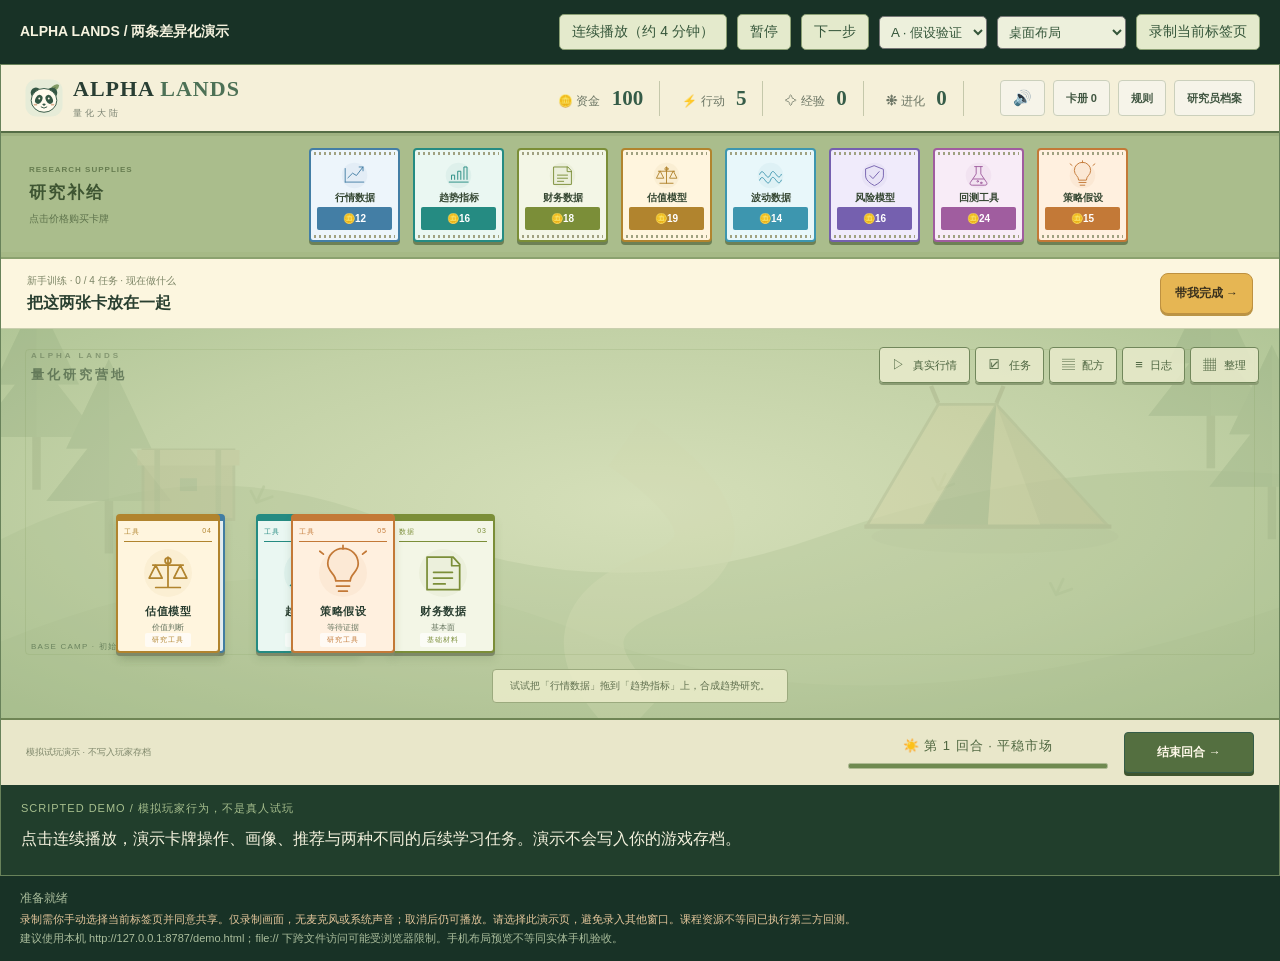
<file: alpha_lands/demo.html>
<!doctype html><html lang="zh-CN"><head><meta charset="utf-8"><meta name="viewport" content="width=device-width,initial-scale=1"><title>Alpha Lands · 差异化演示与录制</title><style>
*{box-sizing:border-box}body{margin:0;background:#183226;color:#f6f3df;font:14px 'Segoe UI','Microsoft YaHei',sans-serif}header{padding:14px 20px;display:flex;gap:10px;align-items:center;flex-wrap:wrap}header strong{margin-right:auto}button,a{font:inherit;border:1px solid #8a9f73;background:#e4eacc;color:#35563a;border-radius:5px;padding:8px 12px;cursor:pointer;text-decoration:none}button:disabled{opacity:.45;cursor:wait}select{padding:7px;background:#edf0dc;border-radius:5px;color:#35563a}#stage{max-width:1480px;margin:0 auto;background:#0e2118;border:1px solid #68825a}iframe{display:block;width:100%;height:720px;border:0;background:#d6dec1}.caption{padding:14px 20px;min-height:90px;background:#213e2c;line-height:1.8}#scene{font-size:11px;color:#a7bf8e;letter-spacing:1px}.caption p{margin:6px 0;font-size:16px}footer{padding:12px 20px;font-size:11px;line-height:1.8;color:#aabd9c}#download{display:none}#status{font-size:12px}#stage.phone{max-width:390px}#stage.phone iframe{height:844px}.warning{color:#e4c69b}@media(max-width:760px){header{padding:12px}button,a,select{font-size:11px;padding:7px}iframe{height:740px}.caption p{font-size:13px}}
</style></head><body>
<header><strong>ALPHA LANDS / 两条差异化演示</strong><button id="play">连续播放（约 4 分钟）</button><button id="pause">暂停</button><button id="next">下一步</button><select id="path" aria-label="演示路径"><option value="fox">A · 假设验证</option><option value="owl">B · 风险研究</option></select><select id="size" aria-label="预览尺寸"><option value="desktop">桌面布局</option><option value="phone">390px 手机布局</option></select><button id="record">录制当前标签页</button><a id="download">下载视频</a></header>
<div id="stage"><iframe id="game" title="独立演示局" src="index.html?demo=1"></iframe><div class="caption"><div id="scene">SCRIPTED DEMO / 模拟玩家行为，不是真人试玩</div><p id="caption">点击连续播放，演示卡牌操作、画像、推荐与两种不同的后续学习任务。演示不会写入你的游戏存档。</p></div></div>
<footer><div id="status">准备就绪</div><div class="warning">录制需你手动选择当前标签页并同意共享。仅录制画面，无麦克风或系统声音；取消后仍可播放。请选择此演示页，避免录入其他窗口。课程资源不等同已执行第三方回测。</div>建议使用本机 http://127.0.0.1:8787/demo.html；file:// 下跨文件访问可能受浏览器限制。手机布局预览不等同实体手机验收。</footer>
<script src="demo-paths.js"></script><script>
const frame=document.querySelector('#game'),paths=window.AlphaDemoPaths;let path='fox',index=0,playing=false,timer,recorder,stream,chunks=[];
function status(text){document.querySelector('#status').textContent=text}
function ready(){try{return Boolean(frame.contentWindow.ALP?.demoStep)}catch{return false}}
function load(which){clearTimeout(timer);path=which;index=0;document.querySelector('#path').value=which;frame.src='index.html?demo=1&route='+which+'&run='+Date.now()}
async function next(){clearTimeout(timer);if(!ready()){playing=false;status('页面尚未就绪。请通过本机 HTTP 服务打开，等待加载后重试。');return}const steps=paths[path].steps;if(index>=steps.length){if(path==='fox'&&playing){load('owl');frame.addEventListener('load',()=>{if(playing)next()},{once:true});return}playing=false;status('两条路径或当前手动路径已完成；可切换路径重新播放。');if(recorder?.state==='recording')stopRecord();return}const [caption,action,arg,seconds]=steps[index];try{frame.contentWindow.ALP.demoStep(action,arg);document.querySelector('#scene').textContent=paths[path].name+' / '+(index+1)+' / '+steps.length+' · 模拟玩家行为';document.querySelector('#caption').textContent=caption;index++;status('已执行 '+action+'；通过正常游戏逻辑推进。');if(playing)timer=setTimeout(next,seconds*1000)}catch(error){playing=false;status('演示停止：'+error.message)}}
document.querySelector('#play').onclick=()=>{if(playing)return;playing=true;if(index>=paths[path].steps.length){load('fox');frame.addEventListener('load',()=>next(),{once:true})}else next()};document.querySelector('#pause').onclick=()=>{playing=false;clearTimeout(timer);status('已暂停；录制如已开始仍继续，可点击结束录制。')};document.querySelector('#next').onclick=()=>{playing=false;next()};document.querySelector('#path').onchange=e=>{playing=false;load(e.target.value)};document.querySelector('#size').onchange=e=>document.querySelector('#stage').classList.toggle('phone',e.target.value==='phone');
async function stopRecord(){if(recorder&&recorder.state!=='inactive')recorder.stop();stream?.getTracks().forEach(t=>t.stop());document.querySelector('#record').textContent='录制当前标签页'}
document.querySelector('#record').onclick=async()=>{if(recorder?.state==='recording'){stopRecord();return}if(!navigator.mediaDevices?.getDisplayMedia||typeof MediaRecorder==='undefined'){status('当前浏览器不支持录制，请使用桌面 Chrome 或 Edge，或用系统录屏。');return}try{stream=await navigator.mediaDevices.getDisplayMedia({video:{displaySurface:'browser',frameRate:15},audio:false});chunks=[];const type=['video/webm;codecs=vp9','video/webm;codecs=vp8','video/webm'].find(t=>MediaRecorder.isTypeSupported(t));recorder=new MediaRecorder(stream,type?{mimeType:type}:undefined);recorder.ondataavailable=e=>{if(e.data.size)chunks.push(e.data)};recorder.onstop=()=>{const blob=new Blob(chunks,{type:recorder.mimeType}),link=document.querySelector('#download');if(link.href.startsWith('blob:'))URL.revokeObjectURL(link.href);link.href=URL.createObjectURL(blob);link.download='Alpha-Lands-demo.webm';link.style.display='inline-block';status('录像已生成，点击「下载视频」保存。请检查字幕、画面和隐私内容后提交。')};stream.getVideoTracks()[0].onended=()=>{if(recorder.state!=='inactive')recorder.stop()};recorder.start(1000);document.querySelector('#record').textContent='结束录制';status('正在录制。点击连续播放，完整展示两条路径；完成后自动停止。')}catch{status('未开始录制；你可以继续使用演示播放。')}};
</script></body></html>
</file>
<file: alpha_lands/theme.css>
/* Forest field station — offline, code-native artwork and paper UI. */
:root{--bg:#e9e7da;--panel:#f7f4e9;--panel2:#eeecdf;--green:#355c48;--cream:#293e33;--muted:#727b6a;--gold:#8c6531;--line:#d7d8c6;--red:#a15d48}html,body{background:#e9e7da;color:var(--cream);font-family:'Segoe UI','Microsoft YaHei',sans-serif}body{padding:18px}.app{max-width:1540px;min-height:calc(100vh - 36px);border:1px solid #c7cbb5;border-radius:20px;overflow:hidden;box-shadow:0 14px 60px #2b422019}.top{padding:18px 24px;background:#faf8ef;border-bottom:1px solid #d4d7c5;gap:16px}.logo{display:flex;align-items:center;gap:10px;font-family:Georgia,serif;font-size:24px;letter-spacing:1px;white-space:nowrap}.logo b{color:#4d7156}.logo small{font:10px 'Microsoft YaHei',sans-serif;letter-spacing:2px;margin-top:5px;color:#7d8574}.brand-mark{width:46px;height:46px}.stats{gap:6px}.pill{background:#f0f0e4;border:1px solid #e0e2d3;border-radius:8px;font-size:11px;padding:9px 11px;color:#6c7665}.pill strong{font:700 18px Georgia,serif;color:#355c48;margin-left:8px}.btn{background:#355c48;color:#fff9e9;padding:11px 14px;border:1px solid #355c48;border-radius:8px;font-size:12px;font-weight:600;box-shadow:0 2px 0 #244031;transition:background .18s,translate .18s}.btn:hover:not(:disabled){background:#456e55;translate:0 -1px}.btn.secondary{background:#f6f4e9;border:1px solid #cbd0bc;color:#405641;box-shadow:0 2px 0 #d9ddcd}.btn.secondary:hover{background:#e8eddf}.btn.warn{background:#a15d48;border-color:#a15d48;color:white}.main{grid-template-columns:238px minmax(340px,1fr) 248px;min-height:720px}.sidebar{background:#f8f6ec;padding:23px 18px;border-color:#d7dac9}.right{background:#f1f0e4}.eyebrow{display:block;font:9px 'Segoe UI',sans-serif;letter-spacing:1.7px;font-weight:700;color:#8a947c;margin-bottom:8px}h2{color:#344e3b;font-size:15px;margin:0 0 17px}h3{color:#526b4d;font-size:12px}.micro{font-size:11px;line-height:1.8;color:#76806d}.quest{background:#eeefdf;border:1px solid #d5d9bf;border-radius:4px 12px 12px 12px;padding:15px;position:relative;margin-bottom:14px}.quest:before{content:'';position:absolute;left:-4px;top:16px;width:4px;height:28px;background:#879765}.quest strong{font-size:14px;color:#38533c}.quest p{margin:9px 0}.progress{background:#dce1cc;height:5px;margin:15px 0}.progress span{background:#6c8c55}#milestones{display:grid;grid-template-columns:1fr 1fr;gap:3px;font-size:10px}#questCount{margin-top:8px}.recipes{gap:6px}.recipe{background:#fffdf4;border:1px solid #e1e2d2;border-radius:7px;padding:9px 10px;font-size:10px;line-height:1.6}.recipe small{font-size:9px;color:#969e8d}.recipe .ready{color:#3e784b;font-weight:700}.board-wrap{background:#bdcaa5;background-image:radial-gradient(ellipse at 50% 38%,#e0e5c8 0%,#c6d2af 50%,#a6ba92 100%);min-height:720px;border-left:5px solid #a8b58d;border-right:5px solid #a8b58d;isolation:isolate}.board-wrap:after{content:'';position:absolute;inset:105px 17px 65px;border:1px dashed #607f4b40;border-radius:22px;pointer-events:none}.board-title{top:29px;left:25px}.board-title .eyebrow{color:#637756;font-size:8px;letter-spacing:1.8px}.board-title h1{font-family:Georgia,'Microsoft YaHei',serif;font-size:23px;letter-spacing:1px;color:#344c34;margin:7px 0}.board-title>span:last-child{font-size:10px;color:#647555}.round{top:auto;bottom:73px;right:23px;background:#f4f3dfd9;color:#536747;border:1px solid #9baa7d;border-radius:5px;font-size:10px;box-shadow:0 2px 5px #4b653214}.board{z-index:1}.camp-landscape{position:absolute;inset:0;background:url('assets/camp.svg') center bottom/100% auto no-repeat;opacity:.8;pointer-events:none;z-index:-1}.camp-station{position:absolute;bottom:82px;left:26px;font-size:9px;letter-spacing:1.2px;color:#486443;pointer-events:none}.tipbar{background:#f8f6e9ed;color:#59694b;border:1px solid #abb68e;border-radius:7px;left:18px;right:18px;bottom:17px;padding:12px 13px;font-size:10px;box-shadow:0 3px 10px #3c53251a}.card{border:1px solid #a9b59a;border-top:4px solid #79969a;background:#fffbee;color:#4a665f;border-radius:7px;padding:6px;box-shadow:0 3px 0 #d7d4bd,0 7px 9px #324b3429;transition:box-shadow .18s,transform .18s;overflow:hidden}.card.data{border-color:#b2c0b6;border-top-color:#75989b}.card.tool{border-color:#c0b9a1;border-top-color:#a28d69;color:#897043}.card.result{border-color:#c6b47a;border-top-color:#bc9850;background:#fff7d9;color:#9b7735}.card-index{width:100%;display:flex;justify-content:space-between;border-bottom:1px solid #dfdfcd;padding-bottom:4px;font-size:7px;letter-spacing:1px;color:#8c9783}.card .symbol{width:100%;height:58px;margin-top:2px;filter:none;display:flex;justify-content:center}.symbol svg{height:100%;width:70px}.card .name{font-size:11px;color:#364c3b;margin-top:2px;letter-spacing:.5px}.card .tag{font-size:8px;margin-top:3px;color:#86907a}.card .cost{font-size:7px;margin-top:auto;border-radius:2px;background:#e9eddf;color:#718068;letter-spacing:1px;padding:2px 7px}.card.result .cost{background:#efe4bc;color:#92753c}.card:hover{box-shadow:0 4px 0 #d7d4bd,0 10px 17px #324b3440}.card.selected,.card.target{outline:3px solid #66844b;outline-offset:3px}.card.dragging{transform:rotate(3deg) scale(1.04)}.shopitem{border:1px solid #dcdfcb;background:#faf9ef;padding:8px;border-radius:7px;margin-bottom:7px;gap:8px}.shopitem .ico{width:34px;height:34px;background:#eaf0e2;border-radius:7px;display:flex;color:#658376}.shopitem .ico svg{width:100%;height:100%}.shopitem .detail{font-size:11px}.shopitem .detail strong{font-weight:600;color:#40553e}.shopitem .micro{font-size:9px}.shopitem button{background:#e9debd;border:1px solid #d8caa4;border-radius:5px;font-size:10px;color:#7b6235;min-height:32px}.shopitem button:hover:not(:disabled){background:#ded1a6}#nextBtn{margin-top:14px!important}.feed{color:#73806a;max-height:145px;font-size:10px}.feed div{border-bottom:1px dashed #d4dac4;padding:9px 0}.feed time{color:#8da571}.bottom{background:#e9ecdd;border-color:#cdd4bf;color:#7c866e;font-size:9px;padding:12px 20px}.overlay{background:#203a2acc;backdrop-filter:blur(7px)}.modal{background:#faf7eb;color:#354c3b;border:1px solid #e0e0c9;border-radius:15px;padding:30px;box-shadow:0 30px 100px #102a2270}.modal-heading{font-size:9px;letter-spacing:2px;color:#8c977e;padding-bottom:17px;margin-bottom:20px;border-bottom:1px solid #dce0cd}.modal h1{color:#355c48;font-size:26px;line-height:1.4;margin-top:13px}.modal h2{font-size:17px;color:#405b40;margin-top:23px}.modal p{color:#738069;font-size:13px;line-height:1.9}.modal .badge{background:#e8eddc;color:#6a7b50;border:1px solid #dbe1ca;border-radius:4px;font-size:10px;letter-spacing:1px}.choice{background:#f0f1e3;border-color:#d4dcc5;color:#4b6347;font-size:12px;padding:16px}.choice:hover{background:#e2ead6;border-color:#8ca578}.profile-cell{background:#f0f0e1;border-color:#d9dfc9;color:#52694c;border-radius:8px;padding:13px}.meter{background:#dce2cd}.meter>span{background:#819d61}.highlight{color:#94703d}a.resource{color:#4a714f;border-color:#d7dfc8;background:#f1f3e7;font-size:12px;text-decoration:none}a.resource:hover{background:#e6eddc}.mobile-nav{display:none}@media(min-width:761px){.recipes{max-height:390px;overflow:auto;padding-right:3px;scrollbar-width:thin;scrollbar-color:#bec9ac transparent}}@media(max-width:1100px){body{padding:8px}.main{grid-template-columns:200px minmax(340px,1fr) 210px}.sidebar{padding:18px 12px}.top{padding:14px 18px}.pill{padding:7px;font-size:10px}.logo{font-size:21px}.card .symbol{height:49px}.board-title h1{font-size:20px}.card .name{font-size:10px}}@media(max-width:760px){body{padding:0 0 64px}.app{border:0;border-radius:0;min-height:calc(100dvh - 64px)}.top{padding:13px 15px;gap:12px}.logo{font-size:20px}.brand-mark{height:37px;width:37px}.logo small{font-size:8px}.top-actions{margin-left:auto}.top-actions .btn{font-size:10px;padding:8px}.stats{order:3;width:100%;display:grid;grid-template-columns:repeat(4,1fr)}.pill{font-size:9px;text-align:center;padding:7px 3px}.pill strong{display:block;font-size:17px;margin:4px 0 0}.main{display:flex;min-height:0;flex:1}.board-wrap{min-height:580px;flex:1;border:0}.board{height:100%}.board-title{left:20px;top:23px}.board-title h1{font-size:21px}.board-title .eyebrow{font-size:8px}.card .symbol{height:38px}.card .name{font-size:9px}.card .tag{font-size:7px}.card-index{font-size:6px;padding-bottom:3px}.card .cost{font-size:6px}.card{padding:4px}.round{top:auto;bottom:82px;font-size:9px;right:15px}.camp-station{font-size:7px;left:18px;bottom:91px;letter-spacing:.4px}.tipbar{font-size:10px;line-height:1.7}.sidebar{display:none}.bottom{font-size:8px;line-height:1.7;gap:3px}.mobile-nav{display:flex;position:fixed;bottom:0;left:0;right:0;height:64px;background:#faf8ee;border-top:1px solid #ced6bd;z-index:50;box-shadow:0 -5px 20px #314a2010;padding-bottom:env(safe-area-inset-bottom)}.mobile-nav button{flex:1;border:0;background:transparent;color:#87977b;font-size:21px;display:flex;flex-direction:column;align-items:center;justify-content:center;gap:3px}.mobile-nav button span{font-size:10px}.mobile-nav button[aria-pressed=true]{color:#355c48;background:#eaf0df}.modal{padding:22px;max-height:85dvh}.modal h1{font-size:23px}.overlay{padding:12px}body[data-view=notes] .left,body[data-view=supplies] .right{display:block;order:0;min-height:580px;padding:24px}body[data-view=notes] .board-wrap,body[data-view=supplies] .board-wrap{display:none}body[data-view=supplies] #shop{display:grid;grid-template-columns:1fr 1fr;gap:7px}.recipes{grid-template-columns:1fr}.shopitem{margin:0 0 6px}.profile-grid{gap:6px}.profile-cell{font-size:10px;padding:10px}}@media(prefers-reduced-motion:reduce){*{transition:none!important;animation:none!important}}
</file>
<file: alpha_lands/table-layout.css>
/* Table-first composition: supply strip, open playfield, compact HUD and folding notes. */
html,body{width:100%;margin:0;padding:0;background:#b6c79a}
.app{width:100%;max-width:none;height:100dvh;min-height:660px;display:flex;flex-direction:column;border:0;border-radius:0;box-shadow:none;overflow:hidden}
.top{flex:0 0 auto;min-height:68px;background:#f5f0d9;border-bottom:2px solid #556d46;padding:10px 24px;box-shadow:0 3px 0 #526a3520;position:relative;z-index:5}
.logo{font-size:22px}.logo small{font-size:9px;letter-spacing:3px}.brand-mark{width:38px;height:38px}.stats{margin-left:auto;margin-right:20px}.pill{background:transparent;border:0;border-right:1px solid #c5c8ab;border-radius:0;font-size:12px;padding:5px 16px}.pill strong{font-size:21px}.top-actions .btn{font-size:11px;padding:8px 12px;box-shadow:none;border-radius:4px}
.main{flex:1;position:relative;min-height:0;display:flex;flex-direction:column;isolation:isolate}
.pack-rack{height:126px;flex:0 0 126px;display:flex;align-items:center;gap:24px;padding:13px 28px;background:#aabd8c;border-bottom:2px solid #8ba16f;box-shadow:inset 0 -5px 0 #7c96541a;z-index:3}
.rack-label{flex:0 0 133px;color:#3e5532}.rack-label .eyebrow{color:#667c50;font-size:8px;letter-spacing:1px;margin-bottom:7px}.rack-label strong{display:block;font-size:17px;letter-spacing:2px}.rack-label small{display:block;margin-top:8px;font-size:10px;color:#5f744d}
#shop{display:flex;align-items:center;justify-content:center;gap:13px;overflow-x:auto;flex:1;height:110px;scrollbar-width:thin;scrollbar-color:#718953 transparent;padding:4px 5px}
.shopitem{position:relative;flex:0 0 91px;height:94px;display:flex;flex-direction:column;justify-content:center;gap:0;margin:0;padding:5px 6px;background:#e9e4c9;border:2px solid #62734d;border-radius:4px;color:#405139;box-shadow:0 3px 0 #6d8055;transition:transform .15s}
.shopitem:before,.shopitem:after{content:'';position:absolute;height:3px;left:3px;right:3px;background:repeating-linear-gradient(90deg,#a0a181 0 2px,transparent 2px 5px);top:2px}.shopitem:after{top:auto;bottom:2px}.shopitem:hover{transform:translateY(-3px)}.shopitem .ico{width:33px;height:31px;background:transparent;color:#62794f;border-radius:0}.shopitem .detail{flex:0;text-align:center;font-size:10px;line-height:1.3;width:100%;margin-bottom:3px}.shopitem .detail strong{font-size:10px;color:#405139}.shopitem .micro{display:none}.shopitem button{background:#546b42;border:0;color:#fff5d8;min-height:23px;width:100%;font-size:10px;padding:3px;border-radius:2px}.shopitem button:hover:not(:disabled){background:#3d5833}.shopitem button:disabled{opacity:.4}
.board-wrap{flex:1;min-height:0;width:100%;border:0;border-radius:0;background:#bccda2;background-image:radial-gradient(ellipse at 50% 45%,#d5dfb9 0,#c2d1a6 58%,#adc393 100%);overflow:hidden}
.board-wrap:after{inset:20px 24px 63px;border:1px solid #809c5d30;border-radius:4px}.board{height:100%;inset:0;position:absolute}.board-title{top:22px;left:30px;opacity:.6}.board-title h1{font-size:13px;letter-spacing:3px;margin:0}.board-title .eyebrow{font-size:8px;letter-spacing:3px;margin-bottom:6px}.camp-landscape{opacity:.28;background-size:100% auto}.camp-station{bottom:66px;left:30px;font-size:8px;opacity:.65}.tipbar{left:50%;right:auto;transform:translateX(-50%);width:max-content;max-width:calc(100% - 190px);bottom:15px;background:#ecedcbd9;border:1px solid #9baa7e;box-shadow:none;font-size:11px;text-align:center;padding:9px 17px;border-radius:4px}
.card{border:2px solid #68745d;border-top:5px solid #8da5a0;border-radius:4px;box-shadow:0 3px 0 #7d8968,0 6px 9px #4d673b28;background:#f6f2dc}.card.data{border-color:#657e73;border-top-color:#8fa8a1}.card.tool{border-color:#7a7557;border-top-color:#b3a27c}.card.result{border-color:#8c7b43;border-top-color:#c6ab63;background:#faf0c8}.card .name{font-size:11px;font-weight:700}.card-index{font-size:7px}.card.selected,.card.target{outline-color:#f3edb3}.card:hover{box-shadow:0 4px 0 #7d8968,0 8px 15px #4d673b40}
.table-tabs{position:absolute;right:20px;top:146px;z-index:6;display:flex;gap:5px}.table-tabs button{border:1px solid #71875b;background:#e8eacbdc;color:#4d6540;border-radius:4px;font-size:13px;min-height:36px;padding:7px 12px;box-shadow:0 2px 0 #8b9c73}.table-tabs button span{font-size:11px;margin-left:4px}.table-tabs button[aria-expanded=true]{background:#4f6b3e;color:#fff8d8;border-color:#405a32}.table-tabs button:hover{border-color:#425f33}
.sidebar,.sidebar.left,.sidebar.right{display:none;position:absolute;right:20px;left:auto;top:192px;bottom:62px;width:300px;max-height:calc(100% - 220px);min-height:0;border:2px solid #72815b;border-radius:5px;background:#f4f0d9;box-shadow:0 8px 25px #36522c30;z-index:6;padding:22px 18px;overflow:auto}.main[data-panel=tasks] .left,.main[data-panel=recipes] .left,.main[data-panel=journal] .right{display:block}.main[data-panel=tasks] .recipe-section,.main[data-panel=recipes] .task-section{display:none}.panel-close{position:absolute;right:8px;top:8px;border:0;background:transparent;color:#74805f;font-size:23px;line-height:1;cursor:pointer}.sidebar h2{font-size:17px}.sidebar .eyebrow{margin-bottom:7px}.sidebar .quest{margin-top:15px}.sidebar .quest .btn{width:100%;margin-top:14px}#challengeBtn{width:100%}.recipes{max-height:none;display:grid;grid-template-columns:1fr;overflow:visible}.recipe{font-size:11px;background:#faf7e6;border-color:#d5d7bb;padding:11px}.feed{max-height:none;font-size:12px}.feed div{padding:12px 0}.micro{font-size:11px}
.table-footer{display:flex;align-items:center;justify-content:space-between;gap:16px;padding:12px 25px;background:#e9e7ca;border-top:2px solid #6f8555;flex:0 0 67px;position:relative;z-index:4}.simulation-label{font-size:10px;color:#7b8468;flex:1}.round-control{width:260px;text-align:center;flex:0 1 260px}.round{position:static;background:transparent;border:0;box-shadow:none;padding:0;color:#4f6740;font-size:13px;letter-spacing:1px}.energy-track{height:6px;background:#d0d5b4;border:1px solid #afbb93;margin:8px auto 0;border-radius:2px;overflow:hidden}.energy-track span{display:block;height:100%;background:#6f8a50;transition:width .2s}#nextBtn{flex:0 0 auto;margin:0 0 0 auto!important;min-width:130px;border-radius:4px;background:#546f40;box-shadow:0 3px 0 #3e552e}.bottom{display:none}.mobile-nav{display:none}
@media(max-width:1100px){.pack-rack{padding:12px 18px;gap:16px}.rack-label{flex-basis:110px}#shop{justify-content:flex-start;gap:10px}.shopitem{flex-basis:82px}.table-tabs{right:15px}.top{padding:10px 16px}.stats{margin-right:0}.pill{padding:5px 9px}}
@media(max-width:760px){body{padding:0}.app{height:100dvh;min-height:700px}.top{padding:9px 12px;min-height:100px;gap:7px}.logo{font-size:18px}.logo small{font-size:7px}.brand-mark{width:30px;height:30px}.top-actions{gap:5px}.top-actions .btn{font-size:9px;padding:6px 8px}.stats{display:flex;order:3;justify-content:center;width:100%;margin:0}.pill{flex:1;font-size:9px;padding:3px;text-align:center}.pill strong{display:inline;font-size:16px;margin-left:5px}.pack-rack{height:107px;flex-basis:107px;padding:6px 8px;gap:8px}.rack-label{flex-basis:55px}.rack-label .eyebrow{display:none}.rack-label strong{font-size:12px;letter-spacing:1px;line-height:1.8}.rack-label small{font-size:8px;line-height:1.6;margin-top:3px}#shop{height:97px;gap:8px;padding:2px 3px 6px}.shopitem{height:84px;flex-basis:73px}.shopitem .ico{height:26px;width:30px}.shopitem .detail strong{font-size:9px}.shopitem button{min-height:22px}.board-wrap{min-height:0;display:block!important;order:0}.board{height:100%}.board-title{left:15px;top:16px}.board-title h1{font-size:10px;letter-spacing:2px}.board-title .eyebrow{display:none}.board-wrap:after{inset:10px 10px 64px}.table-tabs{top:119px;right:10px;gap:3px}.table-tabs button{padding:6px 8px;min-height:31px;font-size:12px}.table-tabs button span{font-size:9px;margin-left:2px}.sidebar,.sidebar.left,.sidebar.right{top:161px;right:10px;left:10px;bottom:63px;max-height:calc(100% - 190px);width:auto;min-height:0;padding:20px;background:#f4f0d9f5;backdrop-filter:blur(8px)}.tipbar{max-width:calc(100% - 24px);width:calc(100% - 24px);font-size:9px;line-height:1.6;padding:7px 10px;bottom:12px}.camp-station{bottom:63px;left:15px;font-size:6px}.card .name{font-size:9px}.card-index{font-size:6px}.table-footer{flex-basis:64px;padding:10px 12px;gap:12px}.simulation-label{display:none}.round-control{flex:1;width:auto;text-align:left}.round{font-size:10px;letter-spacing:0}.energy-track{margin-top:6px}#nextBtn{min-width:105px;font-size:11px;padding:10px 12px}.modal{padding:23px}.table-tabs button:focus-visible{outline:2px solid #3b5930;outline-offset:2px}}
.tutorial{position:absolute;left:20px;bottom:64px;width:290px;padding:17px 19px;background:#fff9e7;border:2px solid #77875b;border-radius:7px;box-shadow:0 6px 0 #71805230,0 12px 30px #3d58252b;z-index:7;color:#3b563b}.tutorial:before{content:'';position:absolute;top:-14px;left:18px;width:25px;height:17px;background:#d5be85a8;transform:rotate(-8deg)}.tutorial-top{display:flex;justify-content:space-between;align-items:center;font-size:11px;font-weight:700;color:#708054}.tutorial-top button{border:0;background:transparent;color:#8a9077;font-size:10px;text-decoration:underline;padding:4px}.tutorial h3{font-size:17px;color:#3f5e3d;margin:12px 0 7px}.tutorial p{font-size:12px;line-height:1.8;color:#788064;margin:7px 0 12px}.tutorial .btn{font-size:11px;padding:8px 12px;margin:0 5px 3px 0}.tutorial-dots{display:flex;gap:5px;margin-top:9px}.tutorial-dots i{height:3px;flex:1;background:#e2e5cf;border-radius:2px}.tutorial-dots .lit{background:#8ca16b}.tutorial-kicker{font-size:11px;color:#758554}.tutorial-focus{outline:3px solid #e4b75b!important;outline-offset:4px;animation:tutorial-glow 1.7s ease-in-out infinite}.card.tutorial-focus:after{content:'教程';position:absolute;right:4px;bottom:4px;padding:2px 4px;font-size:7px;color:#725925;background:#f3dda3;border-radius:2px}@keyframes tutorial-glow{50%{outline-color:#fff7c7;box-shadow:0 0 0 6px #e5b64a22}}@media(max-width:760px){.app[data-tutorial=active]{height:auto;min-height:100dvh;overflow:visible}.app[data-tutorial=active] .main{flex:1 0 auto}.app[data-tutorial=active] .board-wrap{min-height:370px;flex:1 0 370px}.app[data-tutorial=active] .tipbar{display:none}.tutorial{position:relative;order:2;bottom:auto;left:auto;width:auto;margin:0 10px 12px;padding:13px 16px;box-shadow:0 3px 0 #71805230}.tutorial h3{font-size:15px;margin:8px 0 4px}.tutorial p{font-size:11px;margin:5px 0 9px}.tutorial-dots{margin-top:5px}.tutorial:before{display:none}}@media(prefers-reduced-motion:reduce){.tutorial-focus{animation:none}}
.history-chart{display:block;width:100%;height:auto;margin:14px 0;background:#f0f3e5;border:1px solid #d4dec4;border-radius:8px}.history-chart text{font:10px 'Segoe UI',sans-serif;fill:#778369}.research-facts{display:grid;grid-template-columns:repeat(3,1fr);gap:9px;margin:12px 0 18px}.research-facts span{display:block;padding:12px;background:#e9edda;border:1px solid #d3dcbf;font-size:10px;color:#748264;border-radius:6px}.research-facts strong{display:block;font:600 19px Georgia,serif;margin-top:6px;color:#3e6248}.data-notes{padding:12px 14px;margin:16px 0;border-left:3px solid #9bac7b;background:#edf0e0;font-size:10px;color:#7b856b;line-height:1.8;overflow-wrap:anywhere}.route-reason{display:block;color:#89967b;line-height:1.7;font-size:10px;margin-top:5px}.recommend-reason{padding:12px 15px;background:#e9efd9;border-radius:6px}.data-table-wrap{overflow-x:auto}.data-table{width:100%;border-collapse:collapse;font-size:10px;white-space:nowrap;margin:10px 0}.data-table td,.data-table th{padding:8px 6px;border-bottom:1px solid #dce1cd;text-align:right}.data-table th{color:#607855}.modal details{font-size:12px;color:#6f805b;margin:15px 0}.simulation-label{font-size:9px}@media(max-width:760px){.board-title{display:none}.research-facts{gap:5px}.research-facts span{padding:8px;font-size:9px}.research-facts strong{font-size:16px}.table-tabs{left:10px;right:10px;justify-content:flex-end}.table-tabs button{padding:5px 7px}.data-notes{padding:10px;font-size:9px}}
</file>
<file: alpha_lands/play-clarity.css>
/* Clear action hierarchy and stable identity colours for every card. */
.mission-bar{flex:0 0 70px;display:flex;align-items:center;justify-content:space-between;gap:14px;padding:11px 26px;background:#fcf6df;border-bottom:1px solid #c9cfae;z-index:4}.mission-bar small{display:block;color:#7c8566;font-size:10px;margin-bottom:5px}.mission-bar strong{display:block;color:#293f30;font-size:16px}.mission-bar .btn{background:#e6b653;border-color:#be9140;color:#3b321e;box-shadow:0 2px 0 #ba9446;font-size:12px;min-height:38px}.table-tabs{top:214px}.sidebar,.sidebar.left,.sidebar.right{top:258px;max-height:calc(100% - 280px)}
.card[data-key],.shopitem[data-key]{border-color:var(--card-accent);border-top-color:var(--card-accent);background:var(--card-paper);color:var(--card-accent)}.card[data-key]{border-top-width:7px}.card[data-key] .symbol{color:var(--card-accent)}.card[data-key] .card-index{color:var(--card-accent);border-bottom-color:var(--card-accent)}.card[data-key] .cost{color:var(--card-accent);background:#ffffffaa}.card .name{color:#283d30;font-weight:800}.card .tag{color:#677660}.shopitem[data-key] .ico{color:var(--card-accent)}.shopitem[data-key] button{background:var(--card-accent);color:#fff;border:0}.shopitem .detail strong{color:#344631}.card-token{display:inline-flex;gap:5px;align-items:center;max-width:100%;padding:5px 7px;border:1px solid var(--card-accent,#8b9a7b);border-radius:5px;background:var(--card-paper,#f6f5e4);color:#344b39;font-size:11px;font-weight:700;line-height:1.6}.card-token i{width:7px;height:7px;border-radius:50%;background:var(--card-accent);flex:0 0 auto}.guide-equation,.welcome-formula,.recipe-equation{display:flex;align-items:center;gap:6px;flex-wrap:wrap}.guide-equation>b,.welcome-formula>b,.recipe-equation>b{font-size:13px;color:#8b967d}.guide-equation{margin:11px 0}.welcome-formula{margin:20px 0}.recipe-equation .card-token{font-size:10px;padding:3px 5px}.recipe{padding:10px}.recipe>small{margin-top:7px;color:#718263}.recipe .ready{color:#396c46}
#milestones{display:flex;flex-direction:column;gap:8px}.quest{background:transparent;border:0;padding:0;margin:0}.quest:before{display:none}.quest>strong,.quest>p.micro{display:none}.quest .progress{margin:0 0 13px}.mission-item{display:flex;align-items:flex-start;gap:8px;padding:11px 8px;border:1px solid #d8dec8;border-radius:7px;background:#faf9ef}.mission-item>div{flex:1;min-width:0}.mission-item strong{display:block;font-size:12px;line-height:1.5;color:#3d5039}.mission-item small{display:block;color:#7a846c;line-height:1.6;margin-top:3px;font-size:10px}.mission-number{border-radius:50%;background:#e3e8d6;color:#637a51;font-size:11px;width:22px;height:22px;display:flex;align-items:center;justify-content:center;flex-shrink:0}.mission-count{display:inline-block;font-size:10px;color:#6a7c55;margin-top:4px}.mission-item button{align-self:center;border:0;background:#e7efda;color:#426337;font-size:10px;font-weight:700;padding:7px;border-radius:5px;white-space:nowrap}.mission-item.is-current{border-color:#9bac73;background:#eef3df}.mission-item.is-current .mission-number{background:#4b713f;color:white}.mission-item.is-done{background:#f3f5eb;border-color:#dce1cf}.mission-item.is-done strong{color:#7a8970}.mission-complete{font-size:10px;color:#7d8d70;align-self:center;white-space:nowrap}.sidebar .eyebrow{display:none}.sidebar h2{margin:0 0 15px}#questCount{margin-top:12px}.task-section>#challengeBtn{display:none}.task-section .quest #finishBtn{margin:12px 0 0;width:100%}
.modal{color:#2f4736}.modal-heading{font-size:8px;color:#939a83;margin-bottom:15px;padding-bottom:10px}.modal h1{font-size:25px;color:#2d4c37;margin:10px 0 14px}.modal h2{font-size:17px;color:#3e5840;margin:20px 0 10px}.modal p{color:#4b604b;line-height:1.8;font-size:13px}.modal p.action-lead,.action-lead{color:#304b35;font-size:14px;font-weight:650;line-height:1.7}.modal p.support-copy,.support-copy{font-size:11px;color:#7b866e;line-height:1.8}.modal .micro{font-size:11px;color:#738069;line-height:1.8}.modal .choice{color:#354c35;font-weight:600;font-size:13px;line-height:1.7;background:#f4f5e9;border-color:#d2dcc3;padding:14px 15px}.modal .choice:hover{background:#e9f0dc;border-color:#819d68}.modal .route-reason{color:#7a896b;font-weight:400;font-size:11px}.modal .btn{min-height:38px;font-size:12px}.modal .btn.secondary{color:#617456;background:#f3f3e6;border-color:#d3dbc4;box-shadow:none}.modal details{background:#f2f3e7;border:1px solid #dce2ce;border-radius:7px;padding:11px 13px;margin:15px 0}.modal details summary{cursor:pointer;font-size:11px;color:#718267;font-weight:600}.modal details p{font-size:12px;color:#697b5c}.modal details[open] summary{margin-bottom:10px}.modal .data-notes{font-size:10px;color:#78856a;border:0;border-left:3px solid #b2c094}.modal .data-notes summary{font-size:10px}.data-notes>div{margin-top:10px}.recommend-reason{border-left:3px solid #98b47c;padding:10px 13px;background:#edf2df;font-size:12px!important}.tutorial{padding:15px 17px;width:340px;z-index:5}.tutorial .tutorial-top{font-size:10px}.tutorial h3{font-size:17px;margin:10px 0}.tutorial .action-lead{font-size:12px;margin:8px 0;color:#314d35;font-weight:650}.tutorial .support-copy{font-size:10px;margin:6px 0 10px;color:#879073}.tutorial-focus{outline:3px solid #f0b84d!important;outline-offset:4px}.card.guide-source:before,.card.guide-target:before{position:absolute;top:27px;left:5px;width:21px;height:21px;border-radius:50%;display:grid;place-items:center;background:#f0bd55;color:#503c15;font-size:13px;font-weight:800;z-index:2;box-shadow:0 1px 3px #4b4a3226;pointer-events:none}.card.guide-source:before{content:'1'}.card.guide-target:before{content:'2'}.card.tutorial-focus:after{content:'点选或拖动';font-size:6px;bottom:3px;right:3px}.tipbar{color:#60704f;font-size:10px}.profile-next{border:1px solid #b9c99d;border-radius:9px;background:#eaf0da;padding:15px}.profile-next h2{margin:0 0 8px}.profile-next .btn{width:100%;margin-top:8px}.profile-next p{margin:7px 0;font-size:12px}.profile-bottom{display:flex;gap:8px;flex-wrap:wrap;margin-top:16px}.profile-grid{margin-top:12px}
@media(max-width:760px){.mission-bar{flex-basis:68px;padding:9px 12px;gap:9px}.mission-bar strong{font-size:13px;line-height:1.5}.mission-bar small{font-size:9px;margin-bottom:3px}.mission-bar .btn{font-size:10px;max-width:48%;padding:9px 10px;min-height:35px;line-height:1.5}.table-tabs{top:188px}.sidebar,.sidebar.left,.sidebar.right{top:231px;max-height:calc(100% - 254px)}.tutorial{width:auto;margin:0 10px 10px;padding:13px 15px}.tutorial .btn{font-size:11px;padding:9px 12px}.modal{padding:20px}.modal h1{font-size:22px}.modal .choice{font-size:12px;padding:12px}.guide-equation .card-token{font-size:10px}.card.guide-source:before,.card.guide-target:before{top:22px;width:17px;height:17px;font-size:11px}.mission-item{padding:10px 8px}.mission-item strong{font-size:12px}.mission-item small{font-size:10px}.mission-number{width:21px;height:21px}.card-token{font-size:10px}.welcome-formula{gap:5px}.welcome-formula .card-token{padding:4px 5px}.app[data-tutorial=active] .board-wrap{min-height:355px;flex-basis:355px}}
@media(prefers-reduced-motion:reduce){.tutorial-focus{animation:none}}
[data-key="market"]{--card-accent:#437ea5;--card-paper:#edf5fb}
[data-key="trend"]{--card-accent:#258b82;--card-paper:#eaf7f2}
[data-key="fund"]{--card-accent:#7b8e38;--card-paper:#f3f6e6}
[data-key="value"]{--card-accent:#b1842e;--card-paper:#fff5de}
[data-key="vol"]{--card-accent:#3d96af;--card-paper:#e8f7fa}
[data-key="risk"]{--card-accent:#7560af;--card-paper:#f0ebfb}
[data-key="backtest"]{--card-accent:#a05d9f;--card-paper:#f8ecf7}
[data-key="hyp"]{--card-accent:#c37937;--card-paper:#fff0df}
[data-key="trendReport"]{--card-accent:#3e9270;--card-paper:#eaf8ee}
[data-key="valueReport"]{--card-accent:#a78e46;--card-paper:#faf4df}
[data-key="riskReport"]{--card-accent:#5d74b6;--card-paper:#eaf0ff}
[data-key="factorReport"]{--card-accent:#b36886;--card-paper:#fcecf2}
[data-key="tested"]{--card-accent:#528b44;--card-paper:#edf7e6}
[data-key="insight"]{--card-accent:#91714d;--card-paper:#f7efe4}

.main[data-panel=tasks] .left{top:12px;bottom:12px;max-height:calc(100% - 24px);width:350px;z-index:8}.sample-timeline{display:flex;gap:8px;margin:18px 0}.sample-timeline>span{flex:1;background:#ecefdf;border:1px solid #d6dec7;border-radius:7px;padding:12px;font-size:11px;color:#6f7f60}.sample-timeline b{display:block;font:700 23px Georgia,serif;color:#536c46;margin-bottom:6px}.sample-timeline .unseen{background:#e1edcf;border-color:#8aaa65}.sample-timeline .unseen b{color:#3e622c}@media(max-width:760px){.main[data-panel=tasks] .left{left:10px;right:10px;width:auto}.sample-timeline{gap:5px}.sample-timeline>span{padding:10px 7px;font-size:10px}}

.answer-timeline>button{flex:1;min-width:0;background:#ecefdf;border:1px solid #c9d6b6;border-radius:8px;padding:16px 12px;text-align:left;color:#536a45;font:600 12px 'Segoe UI','Microsoft YaHei',sans-serif;cursor:pointer;transition:background .15s,transform .15s}.answer-timeline>button b{display:block;font:700 27px Georgia,serif;margin-bottom:8px;color:#42613a}.answer-timeline>button small{display:block;color:#7a8f66;font-size:10px;margin-top:14px}.answer-timeline>button:hover{background:#dce9cb;border-color:#6e9153;transform:translateY(-2px)}.answer-timeline>button:focus-visible{outline:3px solid #d6a44a;outline-offset:3px}.answer-timeline>button.unseen{background:#e1edcf}.selected-answer{padding:12px 14px;background:#eef2e2;border-left:3px solid #9caf7b;border-radius:4px}@media(max-width:760px){.answer-timeline>button{padding:13px 9px;font-size:11px}}

.journey-track{display:grid;grid-template-columns:repeat(4,1fr);gap:5px;margin:17px 0 20px}.journey-track span{font-size:10px;color:#8b967b;background:#eef0e2;border:1px solid #dbe2ce;border-radius:5px;padding:8px 5px;text-align:center}.journey-track .is-past{color:#5b8050;background:#e7efdc}.journey-track .is-active{color:#fff8e7;background:#507444;border-color:#507444;font-weight:700}.journey-steps{display:flex;gap:7px;align-items:center;justify-content:center;padding:13px 8px;background:#edf2de;border-radius:7px;margin:17px 0;font-size:12px;color:#536f46}.journey-steps b{color:#9eae8c}.ending-card{padding:18px;border:1px solid #b8cda0;border-radius:12px;background:linear-gradient(130deg,#f3f7e8,#e1edcf);margin:18px 0}.ending-overline{font-size:10px;letter-spacing:2px;color:#7f9270}.ending-card h2{font-size:23px;margin:11px 0}.ending-card p{margin:8px 0}.ending-achievements{display:flex;gap:6px;flex-wrap:wrap;margin:15px 0 21px}.ending-achievements span{padding:7px 9px;border-radius:5px;background:#e9efdd;color:#5e7b50;font-size:11px}@media(max-width:760px){.journey-track span{padding:8px 3px;font-size:9px}.ending-card{padding:15px}.ending-card h2{font-size:20px}.journey-steps{gap:4px;font-size:11px}.ending-achievements span{font-size:10px;padding:6px 8px}}
</file>
<file: alpha_lands/rewards.css>
/* Short tactile feedback, collectible portraits and optional animation. */
#fxLayer{position:fixed;inset:0;pointer-events:none;z-index:7000;overflow:hidden}.fx-spark{position:absolute;width:7px;height:7px;border-radius:2px;animation:spark-flight .85s ease-out forwards}.combine-born{animation:combine-pop .52s cubic-bezier(.2,.8,.2,1)}.reward-glow{animation:reward-halo .8s ease-out}.sound-toggle{min-width:34px;font-size:15px!important;box-shadow:none!important}@keyframes spark-flight{0%{opacity:1;transform:translate(-50%,-50%) scale(.3)}80%{opacity:.8}100%{opacity:0;transform:translate(var(--dx),var(--dy)) rotate(var(--turn)) scale(.15)}}@keyframes combine-pop{0%{transform:scale(.65) rotate(-7deg);filter:brightness(1.5)}50%{transform:scale(1.12) rotate(2deg)}100%{transform:scale(1) rotate(0);filter:brightness(1)}}@keyframes reward-halo{0%,100%{filter:brightness(1)}40%{filter:brightness(1.22)}}
.reward-teaser{text-align:center;padding:17px 8px 5px}.sealed-card{display:flex;flex-direction:column;align-items:center;justify-content:center;gap:13px;position:relative;isolation:isolate;width:210px;height:252px;margin:20px auto 13px;border:3px solid #c8ad6f;border-radius:15px;color:#f7edc8;background:radial-gradient(ellipse at 50% 25%,#5c7e57,#294d3d 75%);box-shadow:0 5px 0 #b3a171,0 14px 30px #34503128;cursor:pointer;overflow:hidden}.sealed-card:before{content:'';position:absolute;inset:9px;border:1px solid #d4c88a91;border-radius:8px;pointer-events:none}.sealed-card:after{content:'';position:absolute;inset:-60%;background:linear-gradient(110deg,transparent 40%,#fff7cc33 50%,transparent 60%);transform:translateX(-60%);animation:pack-shine 3.8s ease-in-out infinite;pointer-events:none}.sealed-card img{width:66px;height:66px;box-shadow:0 3px 15px #183b2840;border-radius:18px}.sealed-card:hover{border-color:#e4c677;transform:translateY(-2px)}.sealed-card:focus-visible{outline:3px solid #ae7a25;outline-offset:5px}.pack-corner{position:absolute;top:19px;font-size:9px;letter-spacing:2.5px;color:#c3ce9e}.pack-emblem{font-size:17px;font-weight:700;letter-spacing:1px}.pack-hint{font-size:11px;color:#f0d38f}.already-opened{background:radial-gradient(ellipse at 50% 25%,#7b9663,#466b4a 75%)}@keyframes pack-shine{0%,45%{transform:translateX(-60%)}80%,100%{transform:translateX(60%)}}
.reveal-stage{perspective:1000px;width:264px;height:390px;margin:24px auto 18px}.collectible-flipper{position:relative;width:100%;height:100%;transform-style:preserve-3d;transition:transform .9s cubic-bezier(.2,.7,.15,1)}.collectible-flipper.is-revealed{transform:rotateY(180deg)}.collectible-front,.collectible-back{position:absolute;inset:0;backface-visibility:hidden;-webkit-backface-visibility:hidden;border:3px solid var(--reward-accent,#82965f);border-radius:17px;overflow:hidden;box-shadow:0 6px 0 #b7b28b,0 15px 32px #2b493222}.collectible-back{display:flex;align-items:center;justify-content:center;flex-direction:column;gap:18px;background:radial-gradient(ellipse at 50% 20%,#66825b,#2b4e3e);color:#efe2b8}.collectible-back:after{content:'';position:absolute;inset:11px;border:1px solid #d3c3868c;border-radius:9px}.collectible-back img{width:85px;border-radius:21px}.collectible-back strong{font:700 19px Georgia,serif;letter-spacing:3px}.collectible-back span{font-size:11px;letter-spacing:3px}.collectible-front{transform:rotateY(180deg);background:linear-gradient(155deg,#fff9e8,#e6edd8);text-align:center;padding:16px 15px;color:#3c5940}.collectible-front:after{content:'';pointer-events:none;position:absolute;inset:0;background:linear-gradient(115deg,transparent 35%,#fff9d557 48%,transparent 62%);opacity:.5}.collectible-top{display:flex;justify-content:space-between;align-items:center;font:8px Georgia,serif;letter-spacing:1.5px;color:var(--reward-accent);border-bottom:1px solid #cad7b7;padding-bottom:8px}.collectible-portrait{height:210px;position:relative;margin:8px -10px 0}.collectible-portrait svg{height:100%;width:100%}.collectible-name{font-size:23px;font-weight:800;letter-spacing:1px;margin:3px 0 6px;color:#354c39}.collectible-title{font-size:11px;letter-spacing:2px;color:var(--reward-accent);font-weight:700}.modal .collectible-motto{font-size:11px;color:#778466;margin:12px 0 10px}.collectible-seal{font-size:7px;letter-spacing:1px;padding-top:9px;border-top:1px solid #cfdbbd;color:#8b987b}.card-unlock-rule{text-align:center;font-size:11px!important;color:#718168!important}.collection-grid{display:grid;grid-template-columns:repeat(2,minmax(0,1fr));gap:11px;margin:20px 0}.collection-slot{position:relative;display:flex;align-items:center;flex-direction:column;min-height:210px;padding:13px;border:1px solid #d3dcc2;border-top:4px solid var(--reward-accent);border-radius:10px;background:#f3f5e9;color:#526b4a;text-align:center}.collection-slot.is-owned{cursor:pointer;background:#fbf8e9}.collection-slot.is-owned:hover{border-color:var(--reward-accent);box-shadow:0 4px 10px #34552a14}.collection-slot:disabled{opacity:1;cursor:default;color:#7e8b71}.collection-number{align-self:flex-start;font:8px Georgia,serif;letter-spacing:1px;color:#93a080}.collection-mini{height:120px;display:block;width:145px;max-width:100%}.collection-mini svg{height:100%;width:100%}.collection-slot strong{font-size:14px;display:block;margin:5px 0}.collection-slot small{font-size:10px;line-height:1.7;color:#859376;max-width:180px}.collection-lock{height:120px;display:grid;place-items:center;font-size:43px;color:#bfccb1}.resource-purpose{border-left:3px solid #b8cba0;padding:5px 0 5px 12px;margin:15px 0}.resource-purpose>strong{font-size:12px;color:#4e6a44}.resource-purpose>p{font-size:11px!important;margin:7px 0}.modal .ending-analysis .ending-card{margin:10px 0}
@media(max-width:760px){.top-actions{gap:4px}.top-actions .sound-toggle{padding:5px;min-width:28px}.top-actions #collectionBtn{padding:6px}.sealed-card{height:232px;width:195px}.reveal-stage{width:250px;height:376px}.collectible-portrait{height:201px}.collectible-name{font-size:22px}.collection-grid{gap:8px}.collection-slot{padding:10px 8px;min-height:185px}.collection-slot strong{font-size:12px}.collection-mini,.collection-lock{height:105px}.collection-slot small{font-size:9px}}
@media(prefers-reduced-motion:reduce){.fx-spark{display:none}.combine-born,.reward-glow,.sealed-card:after{animation:none}.collectible-flipper{transition:none}.sealed-card:hover{transform:none}}
</file>
